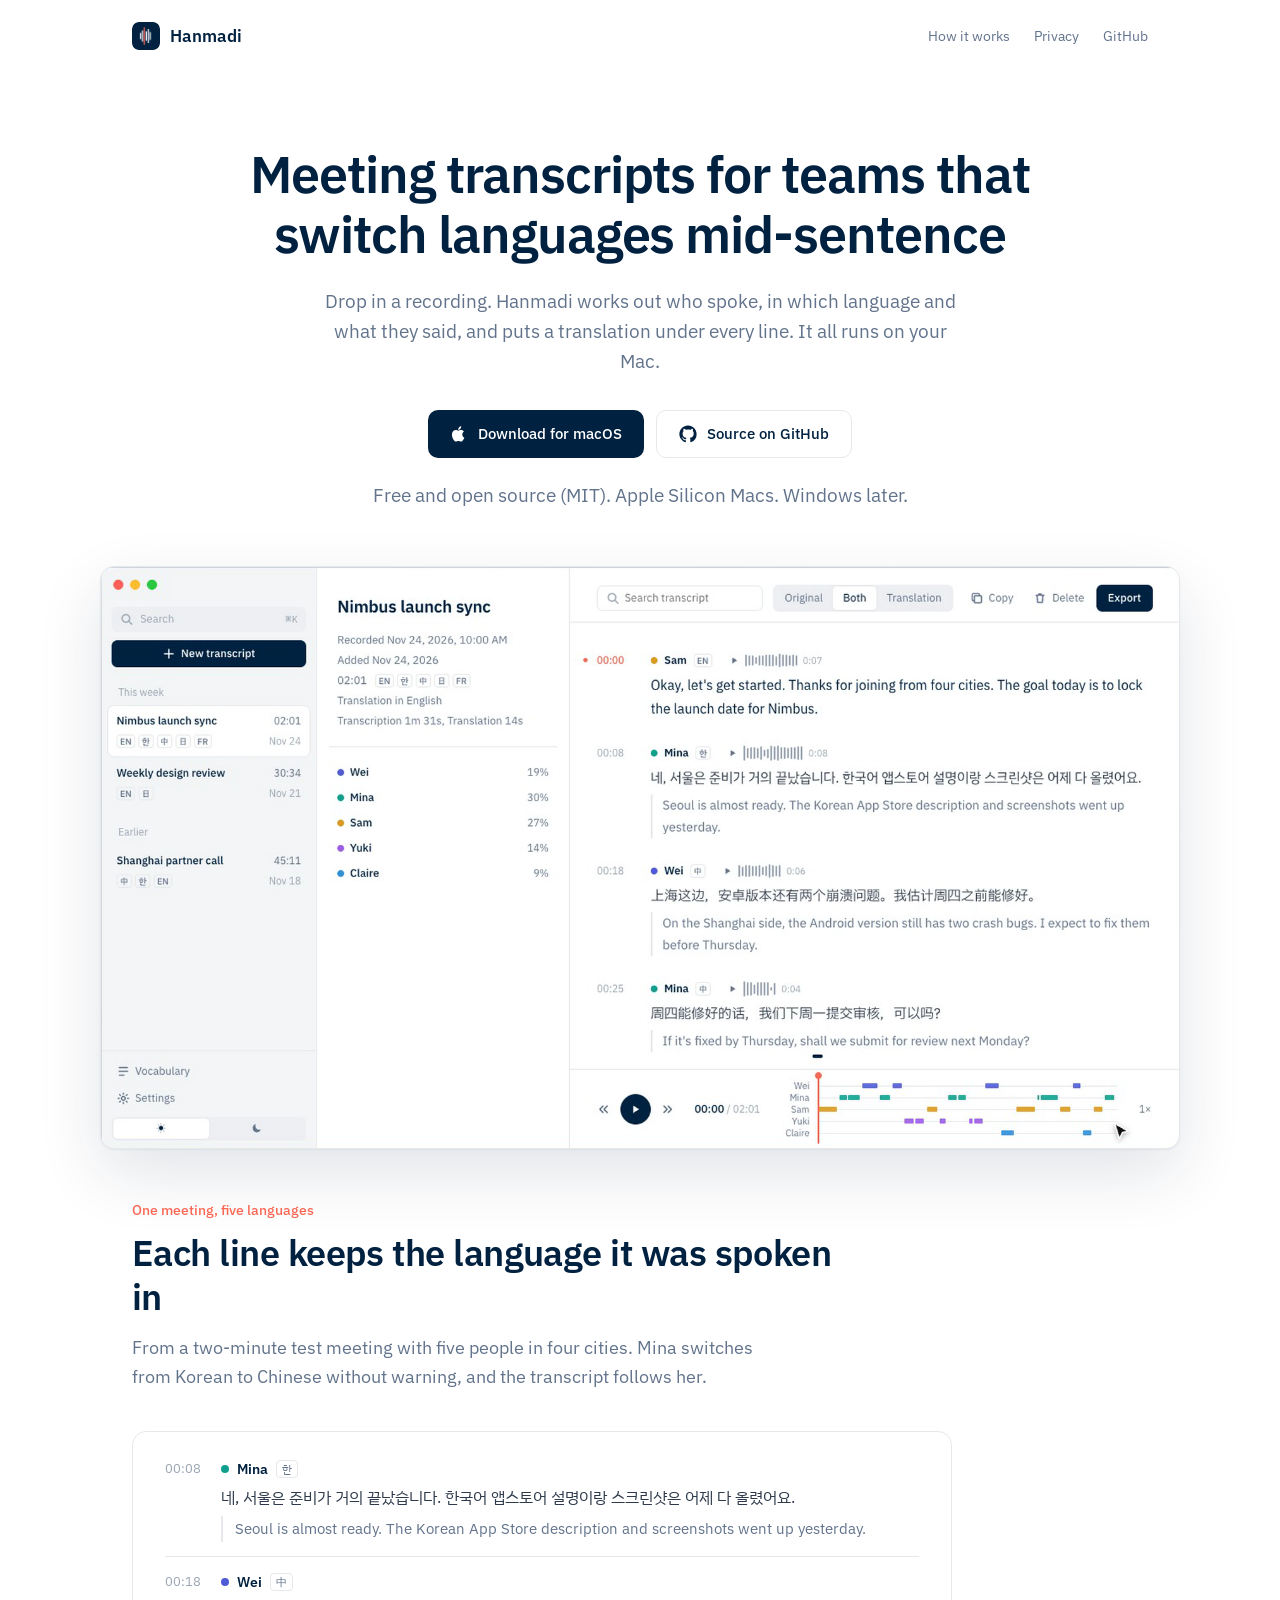
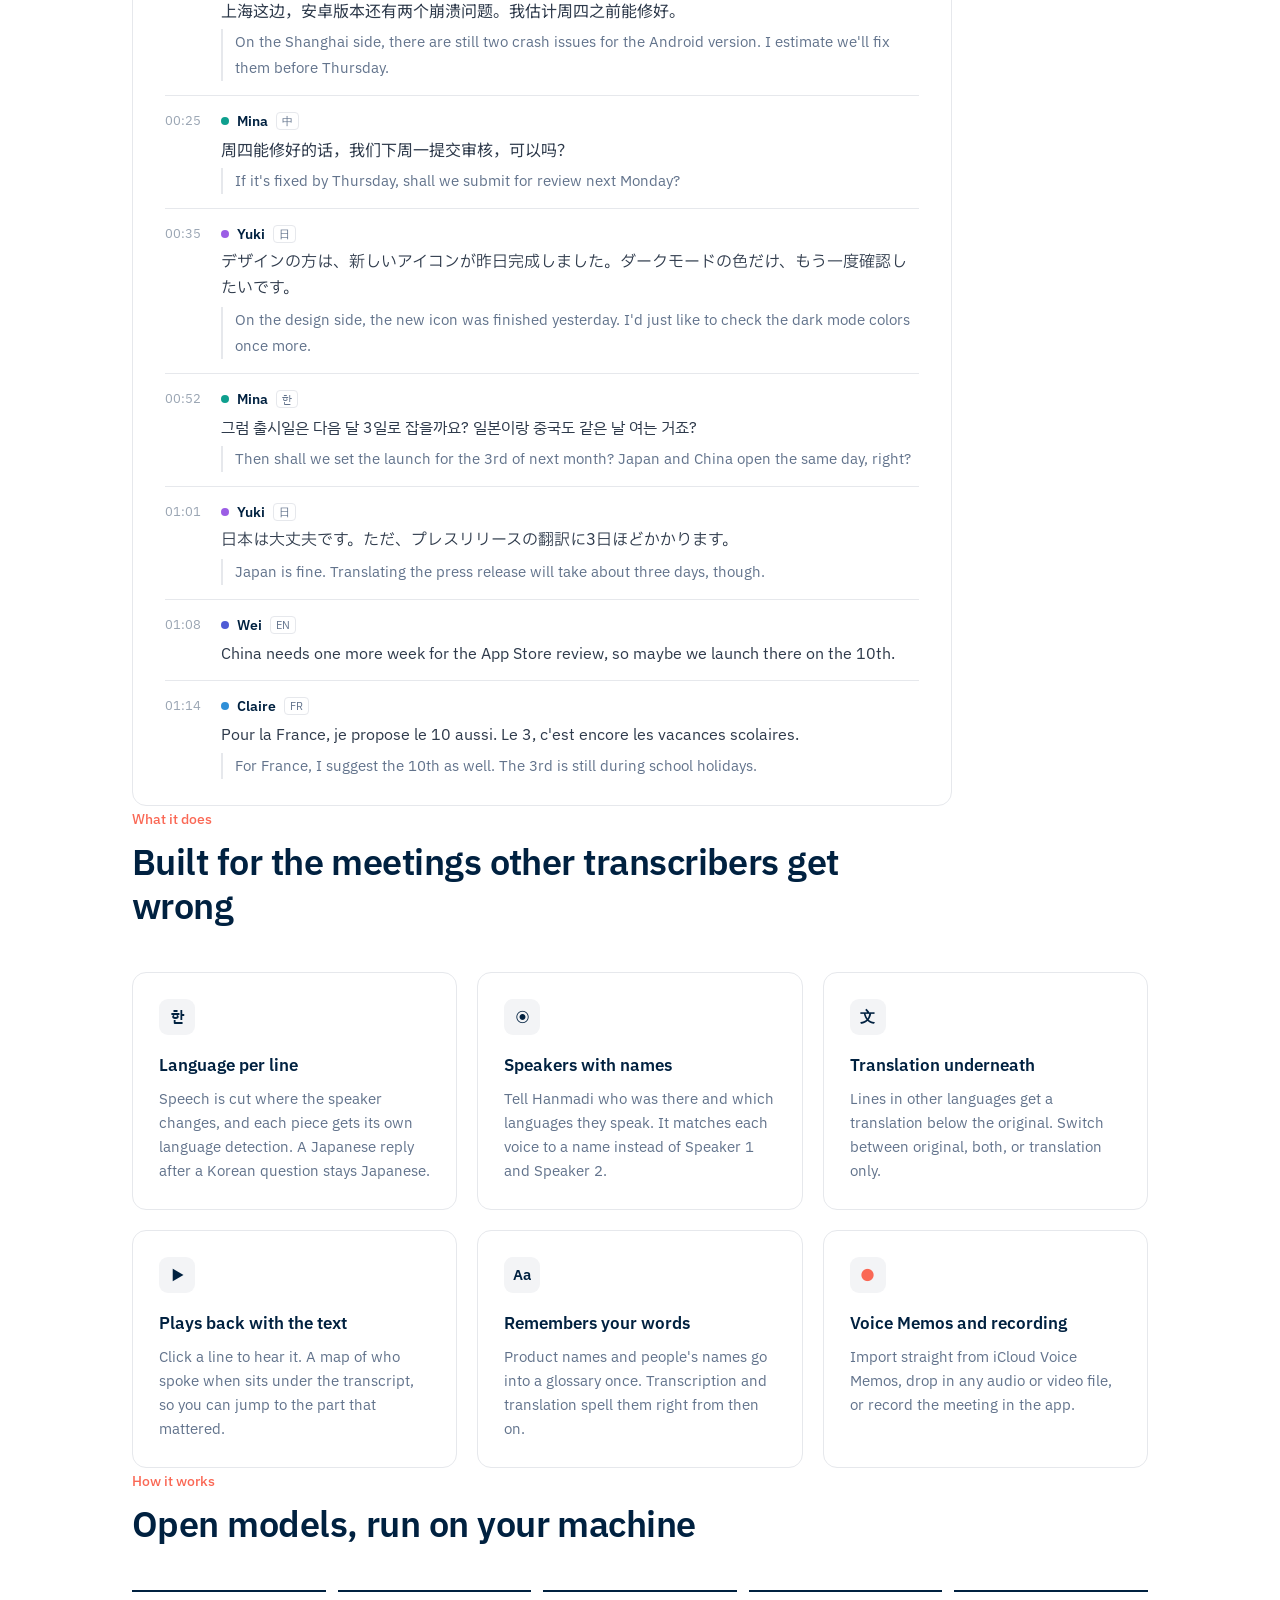
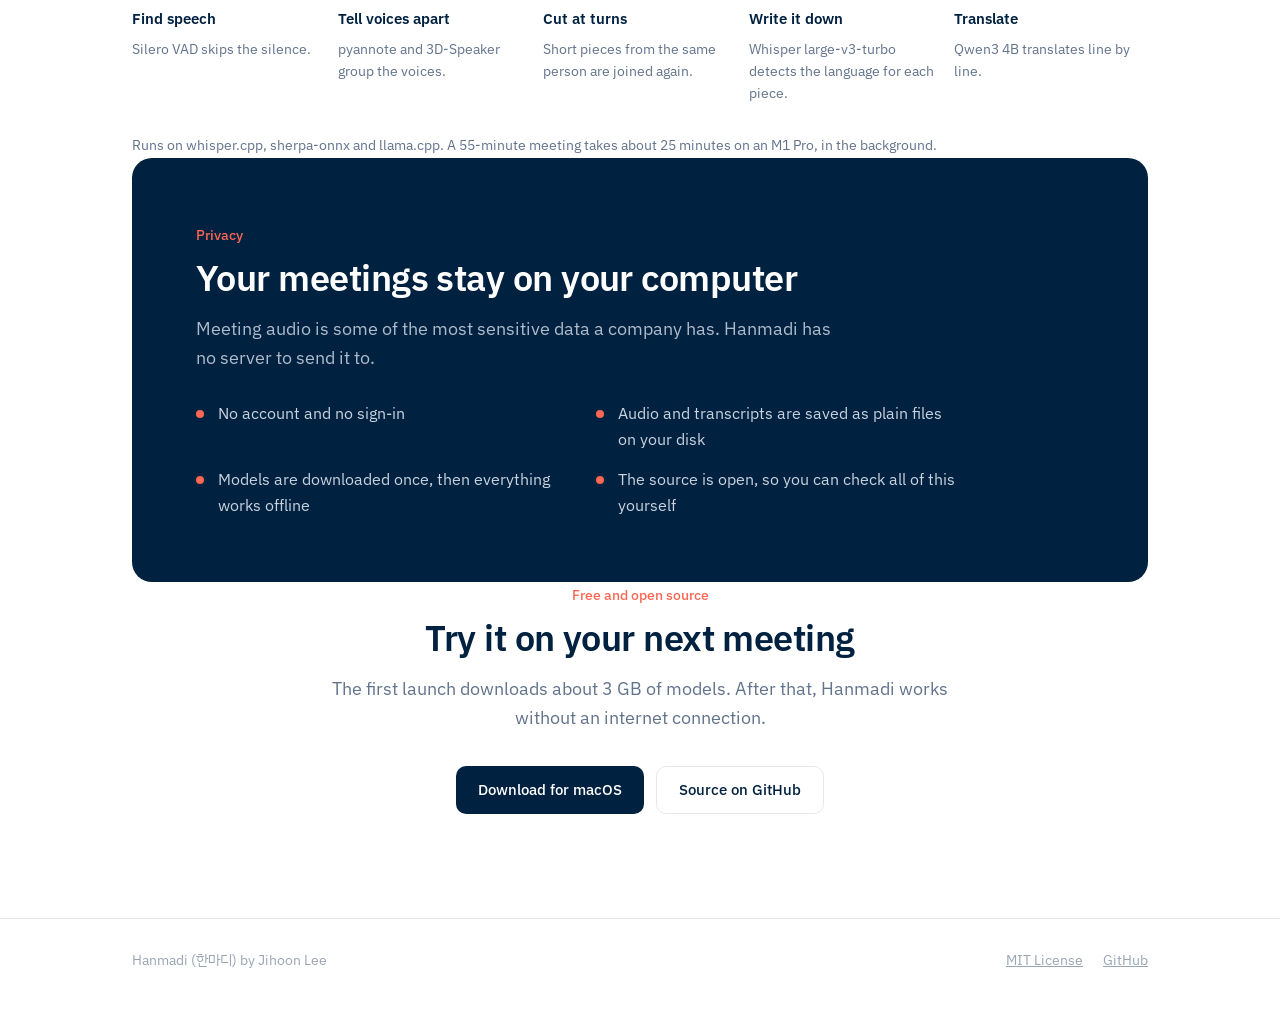
<file: docs/index.html>
<!doctype html>
<html lang="en">
<head>
<meta charset="utf-8">
<meta name="viewport" content="width=device-width,initial-scale=1">
<title>Hanmadi: meeting transcripts for teams that switch languages</title>
<meta name="description" content="Drop in a meeting recording. Hanmadi works out who spoke, in which language and what they said, and puts a translation under every line. Everything runs on your Mac. Free and open source.">
<meta property="og:title" content="Hanmadi">
<meta property="og:description" content="Meeting transcripts for teams that switch languages mid-sentence. Runs on your Mac, free and open source.">
<meta property="og:image" content="https://yahoai.github.io/hanmadi/assets/og.png">
<meta name="twitter:card" content="summary_large_image">
<link rel="icon" href="assets/icon.png">
<link rel="preconnect" href="https://fonts.googleapis.com">
<link rel="preconnect" href="https://fonts.gstatic.com" crossorigin>
<link href="https://fonts.googleapis.com/css2?family=IBM+Plex+Sans:wght@400;500;600&family=IBM+Plex+Sans+KR:wght@400;500;600&family=IBM+Plex+Sans+JP:wght@400;500;600&family=Noto+Sans+SC:wght@400;500&display=swap" rel="stylesheet">
<style>
:root{
  --paper:#FFFFFF;--rail:#F3F4F6;--ink:#002140;--text:#2E3A4B;--sub:#62738C;--muted:#9AA5B3;--line:#E6E8EC;--hover:#ECEEF1;
  --now:#FA6855;--btn:#002140;--btn-h:#0B3360;
  --sp0:#4F5BD5;--sp1:#0E9F8E;--sp2:#D99A1E;--sp3:#9B5DE5;--sp4:#2F8FD8;--sp5:#7A9A2E;
  --sans:"IBM Plex Sans","IBM Plex Sans KR",system-ui,sans-serif;
}
*{box-sizing:border-box;margin:0;padding:0}
body{font:16px/26px var(--sans);color:var(--text);background:var(--paper);-webkit-font-smoothing:antialiased}
:lang(ja){font-family:"IBM Plex Sans JP",var(--sans)}
:lang(zh){font-family:"Noto Sans SC","PingFang SC",var(--sans)}
a{color:inherit}
.wrap{max-width:1080px;margin:0 auto;padding:0 32px}
nav{display:flex;align-items:center;gap:24px;height:72px}
nav .logo{display:flex;align-items:center;gap:10px;font-weight:600;color:var(--ink);text-decoration:none;font-size:17px}
nav .logo img{width:28px;height:28px;border-radius:7px}
nav .links{margin-left:auto;display:flex;gap:24px;font-size:14px;color:var(--sub)}
nav .links a{text-decoration:none}
nav .links a:hover{color:var(--ink)}

.hero{padding:72px 0 48px;text-align:center}
.hero h1{font-size:52px;line-height:60px;font-weight:600;color:var(--ink);letter-spacing:-.02em;max-width:820px;margin:0 auto}
.hero p{font-size:19px;line-height:30px;color:var(--sub);max-width:640px;margin:22px auto 0}
.cta{display:flex;justify-content:center;gap:12px;margin-top:34px;flex-wrap:wrap}
.btn{display:inline-flex;align-items:center;gap:10px;height:48px;padding:0 22px;border-radius:10px;font-weight:500;text-decoration:none;font-size:15px}
.btn svg{width:18px;height:18px}
.btn.main{background:var(--btn);color:#fff}
.btn.main:hover{background:var(--btn-h)}
.btn.ghost{border:1px solid var(--line);color:var(--ink)}
.btn.ghost:hover{background:var(--hover)}
.fine{margin-top:16px;font-size:13px;color:var(--muted)}

.shot{margin:56px auto 0;max-width:1080px;border-radius:14px;overflow:hidden;border:1px solid var(--line);box-shadow:0 1px 2px rgba(0,33,64,.06),0 24px 64px rgba(0,33,64,.12);background:var(--rail)}
.shot video,.shot img{display:block;width:100%;height:auto}

section{margin-top:112px}
.eyebrow{font-size:14px;font-weight:500;color:var(--now)}
h2{font-size:36px;line-height:44px;font-weight:600;color:var(--ink);letter-spacing:-.015em;margin-top:8px;max-width:720px}
.lead{font-size:18px;line-height:29px;color:var(--sub);margin-top:14px;max-width:640px}

/* a real transcript, rendered the way the app shows it */
.sample{margin-top:40px;border:1px solid var(--line);border-radius:14px;padding:12px 32px;max-width:820px}
.turn{display:grid;grid-template-columns:56px 1fr;padding:14px 0;border-bottom:1px solid var(--line)}
.turn:last-child{border-bottom:0}
.ts{font-size:13px;color:var(--muted);line-height:22px}
.who{display:flex;align-items:center;gap:8px;font-size:14px;line-height:22px}
.who b{color:var(--ink);font-weight:600}
.dot{width:8px;height:8px;border-radius:50%}
.glyph{font-size:11px;line-height:16px;padding:0 5px;border:1px solid var(--line);border-radius:4px;color:var(--sub)}
.x{color:var(--text);margin-top:4px}
.tr{color:var(--sub);margin-top:6px;padding-left:12px;border-left:2px solid var(--line);font-size:15px}

.grid{display:grid;grid-template-columns:repeat(3,1fr);gap:20px;margin-top:44px}
.card{border:1px solid var(--line);border-radius:14px;padding:26px}
.card h3{font-size:17px;line-height:24px;color:var(--ink);font-weight:600}
.card p{margin-top:10px;font-size:15px;line-height:24px;color:var(--sub)}
.card .ic{width:36px;height:36px;border-radius:9px;background:var(--rail);display:grid;place-items:center;margin-bottom:18px;color:var(--ink);font-size:15px;font-weight:600}

.steps{display:grid;grid-template-columns:repeat(5,1fr);gap:12px;margin-top:44px;counter-reset:s}
.step{border-top:2px solid var(--ink);padding-top:14px}
.step b{display:block;color:var(--ink);font-weight:600;font-size:15px}
.step span{display:block;margin-top:6px;font-size:14px;line-height:22px;color:var(--sub)}
.engines{margin-top:28px;font-size:14px;color:var(--sub)}

.private{background:var(--ink);color:#C9D3DF;border-radius:20px;padding:64px}
.private h2{color:#fff}
.private .lead{color:#AEBBCB}
.private ul{list-style:none;margin-top:28px;display:grid;grid-template-columns:repeat(2,1fr);gap:14px 40px;max-width:760px}
.private li{padding-left:22px;position:relative}
.private li::before{content:"";position:absolute;left:0;top:10px;width:8px;height:8px;border-radius:50%;background:var(--now)}

.get{text-align:center;padding-bottom:104px}
.get h2{margin:8px auto 0}
.get .lead{margin:14px auto 0}
footer{border-top:1px solid var(--line);padding:28px 0 40px;font-size:14px;color:var(--muted)}
footer .wrap{display:flex;gap:20px;flex-wrap:wrap}
footer .wrap span:first-child{margin-right:auto}

@media (max-width:860px){
  .hero h1{font-size:38px;line-height:46px}
  .grid{grid-template-columns:1fr}
  .steps{grid-template-columns:1fr 1fr}
  .private{padding:40px 28px}
  .private ul{grid-template-columns:1fr}
  .sample{padding:8px 18px}
}
</style>
</head>
<body>
<nav class="wrap">
  <a class="logo" href="./"><img src="assets/icon.png" alt="">Hanmadi</a>
  <div class="links"><a href="#how">How it works</a><a href="#private">Privacy</a><a href="https://github.com/yahoai/hanmadi">GitHub</a></div>
</nav>

<header class="hero wrap">
  <h1>Meeting transcripts for teams that switch languages mid-sentence</h1>
  <p>Drop in a recording. Hanmadi works out who spoke, in which language and what they said, and puts a translation under every line. It all runs on your Mac.</p>
  <div class="cta">
    <a class="btn main" href="https://github.com/yahoai/hanmadi/releases/latest"><svg viewBox="0 0 24 24" fill="currentColor"><path d="M16.4 12.6c0-2.6 2.1-3.8 2.2-3.9-1.2-1.8-3.1-2-3.7-2-1.6-.2-3.1.9-3.9.9-.8 0-2-.9-3.4-.9-1.7 0-3.3 1-4.2 2.6-1.8 3.1-.5 7.7 1.3 10.2.9 1.2 1.9 2.6 3.2 2.6 1.3-.1 1.8-.8 3.3-.8s2 .8 3.4.8c1.4 0 2.3-1.3 3.1-2.5 1-1.4 1.4-2.8 1.4-2.9-.1 0-2.7-1-2.7-4.1zM13.9 5c.7-.9 1.2-2 1.1-3.2-1 0-2.3.7-3 1.6-.7.8-1.2 2-1.1 3.1 1.1.1 2.3-.6 3-1.5z"/></svg>Download for macOS</a>
    <a class="btn ghost" href="https://github.com/yahoai/hanmadi"><svg viewBox="0 0 24 24" fill="currentColor"><path d="M12 .5C5.7.5.5 5.7.5 12c0 5.1 3.3 9.4 7.9 10.9.6.1.8-.3.8-.6v-2c-3.2.7-3.9-1.5-3.9-1.5-.5-1.3-1.3-1.7-1.3-1.7-1.1-.7.1-.7.1-.7 1.2.1 1.8 1.2 1.8 1.2 1 1.8 2.8 1.3 3.5 1 .1-.8.4-1.3.7-1.6-2.6-.3-5.3-1.3-5.3-5.7 0-1.3.5-2.3 1.2-3.1-.1-.3-.5-1.5.1-3.1 0 0 1-.3 3.3 1.2a11.5 11.5 0 0 1 6 0C17.3 4.6 18.3 5 18.3 5c.6 1.6.2 2.8.1 3.1.8.8 1.2 1.8 1.2 3.1 0 4.4-2.7 5.4-5.3 5.7.4.4.8 1.1.8 2.2v3.2c0 .3.2.7.8.6A11.5 11.5 0 0 0 23.5 12C23.5 5.7 18.3.5 12 .5z"/></svg>Source on GitHub</a>
  </div>
  <p class="fine">Free and open source (MIT). Apple Silicon Macs. Windows later.</p>
  <div class="shot"><video src="assets/demo.mp4" poster="assets/screenshot.png" autoplay muted loop playsinline></video></div>
</header>

<section class="wrap">
  <div class="eyebrow">One meeting, five languages</div>
  <h2>Each line keeps the language it was spoken in</h2>
  <p class="lead">From a two-minute test meeting with five people in four cities. Mina switches from Korean to Chinese without warning, and the transcript follows her.</p>
  <div class="sample" id="sample">
    <div class="turn"><span class="ts">00:08</span><div><div class="who"><span class="dot" style="background:var(--sp1)"></span><b>Mina</b><span class="glyph">한</span></div><div class="x" lang="ko">네, 서울은 준비가 거의 끝났습니다. 한국어 앱스토어 설명이랑 스크린샷은 어제 다 올렸어요.</div><div class="tr">Seoul is almost ready. The Korean App Store description and screenshots went up yesterday.</div></div></div>
    <div class="turn"><span class="ts">00:18</span><div><div class="who"><span class="dot" style="background:var(--sp0)"></span><b>Wei</b><span class="glyph">中</span></div><div class="x" lang="zh">上海这边，安卓版本还有两个崩溃问题。我估计周四之前能修好。</div><div class="tr">On the Shanghai side, there are still two crash issues for the Android version. I estimate we&#x27;ll fix them before Thursday.</div></div></div>
    <div class="turn"><span class="ts">00:25</span><div><div class="who"><span class="dot" style="background:var(--sp1)"></span><b>Mina</b><span class="glyph">中</span></div><div class="x" lang="zh">周四能修好的话，我们下周一提交审核，可以吗？</div><div class="tr">If it&#x27;s fixed by Thursday, shall we submit for review next Monday?</div></div></div>
    <div class="turn"><span class="ts">00:35</span><div><div class="who"><span class="dot" style="background:var(--sp3)"></span><b>Yuki</b><span class="glyph">日</span></div><div class="x" lang="ja">デザインの方は、新しいアイコンが昨日完成しました。ダークモードの色だけ、もう一度確認したいです。</div><div class="tr">On the design side, the new icon was finished yesterday. I&#x27;d just like to check the dark mode colors once more.</div></div></div>
    <div class="turn"><span class="ts">00:52</span><div><div class="who"><span class="dot" style="background:var(--sp1)"></span><b>Mina</b><span class="glyph">한</span></div><div class="x" lang="ko">그럼 출시일은 다음 달 3일로 잡을까요? 일본이랑 중국도 같은 날 여는 거죠?</div><div class="tr">Then shall we set the launch for the 3rd of next month? Japan and China open the same day, right?</div></div></div>
    <div class="turn"><span class="ts">01:01</span><div><div class="who"><span class="dot" style="background:var(--sp3)"></span><b>Yuki</b><span class="glyph">日</span></div><div class="x" lang="ja">日本は大丈夫です。ただ、プレスリリースの翻訳に3日ほどかかります。</div><div class="tr">Japan is fine. Translating the press release will take about three days, though.</div></div></div>
    <div class="turn"><span class="ts">01:08</span><div><div class="who"><span class="dot" style="background:var(--sp0)"></span><b>Wei</b><span class="glyph">EN</span></div><div class="x" lang="en">China needs one more week for the App Store review, so maybe we launch there on the 10th.</div></div></div>
    <div class="turn"><span class="ts">01:14</span><div><div class="who"><span class="dot" style="background:var(--sp4)"></span><b>Claire</b><span class="glyph">FR</span></div><div class="x" lang="fr">Pour la France, je propose le 10 aussi. Le 3, c&#x27;est encore les vacances scolaires.</div><div class="tr">For France, I suggest the 10th as well. The 3rd is still during school holidays.</div></div></div>
  </div>
</section>

<section class="wrap">
  <div class="eyebrow">What it does</div>
  <h2>Built for the meetings other transcribers get wrong</h2>
  <div class="grid">
    <div class="card"><div class="ic" lang="ko">한</div><h3>Language per line</h3><p>Speech is cut where the speaker changes, and each piece gets its own language detection. A Japanese reply after a Korean question stays Japanese.</p></div>
    <div class="card"><div class="ic">◉</div><h3>Speakers with names</h3><p>Tell Hanmadi who was there and which languages they speak. It matches each voice to a name instead of Speaker 1 and Speaker 2.</p></div>
    <div class="card"><div class="ic">文</div><h3>Translation underneath</h3><p>Lines in other languages get a translation below the original. Switch between original, both, or translation only.</p></div>
    <div class="card"><div class="ic">▶</div><h3>Plays back with the text</h3><p>Click a line to hear it. A map of who spoke when sits under the transcript, so you can jump to the part that mattered.</p></div>
    <div class="card"><div class="ic">Aa</div><h3>Remembers your words</h3><p>Product names and people's names go into a glossary once. Transcription and translation spell them right from then on.</p></div>
    <div class="card"><div class="ic" style="color:var(--now)">●</div><h3>Voice Memos and recording</h3><p>Import straight from iCloud Voice Memos, drop in any audio or video file, or record the meeting in the app.</p></div>
  </div>
</section>

<section class="wrap" id="how">
  <div class="eyebrow">How it works</div>
  <h2>Open models, run on your machine</h2>
  <div class="steps">
    <div class="step"><b>Find speech</b><span>Silero VAD skips the silence.</span></div>
    <div class="step"><b>Tell voices apart</b><span>pyannote and 3D-Speaker group the voices.</span></div>
    <div class="step"><b>Cut at turns</b><span>Short pieces from the same person are joined again.</span></div>
    <div class="step"><b>Write it down</b><span>Whisper large-v3-turbo detects the language for each piece.</span></div>
    <div class="step"><b>Translate</b><span>Qwen3 4B translates line by line.</span></div>
  </div>
  <p class="engines">Runs on whisper.cpp, sherpa-onnx and llama.cpp. A 55-minute meeting takes about 25 minutes on an M1 Pro, in the background.</p>
</section>

<section class="wrap" id="private">
  <div class="private">
    <div class="eyebrow">Privacy</div>
    <h2>Your meetings stay on your computer</h2>
    <p class="lead">Meeting audio is some of the most sensitive data a company has. Hanmadi has no server to send it to.</p>
    <ul>
      <li>No account and no sign-in</li>
      <li>Audio and transcripts are saved as plain files on your disk</li>
      <li>Models are downloaded once, then everything works offline</li>
      <li>The source is open, so you can check all of this yourself</li>
    </ul>
  </div>
</section>

<section class="get wrap">
  <div class="eyebrow">Free and open source</div>
  <h2>Try it on your next meeting</h2>
  <p class="lead">The first launch downloads about 3 GB of models. After that, Hanmadi works without an internet connection.</p>
  <div class="cta">
    <a class="btn main" href="https://github.com/yahoai/hanmadi/releases/latest">Download for macOS</a>
    <a class="btn ghost" href="https://github.com/yahoai/hanmadi">Source on GitHub</a>
  </div>
</section>

<footer><div class="wrap"><span>Hanmadi (한마디) by Jihoon Lee</span><a href="https://github.com/yahoai/hanmadi/blob/main/LICENSE">MIT License</a><a href="https://github.com/yahoai/hanmadi">GitHub</a></div></footer>
</body>
</html>
</file>
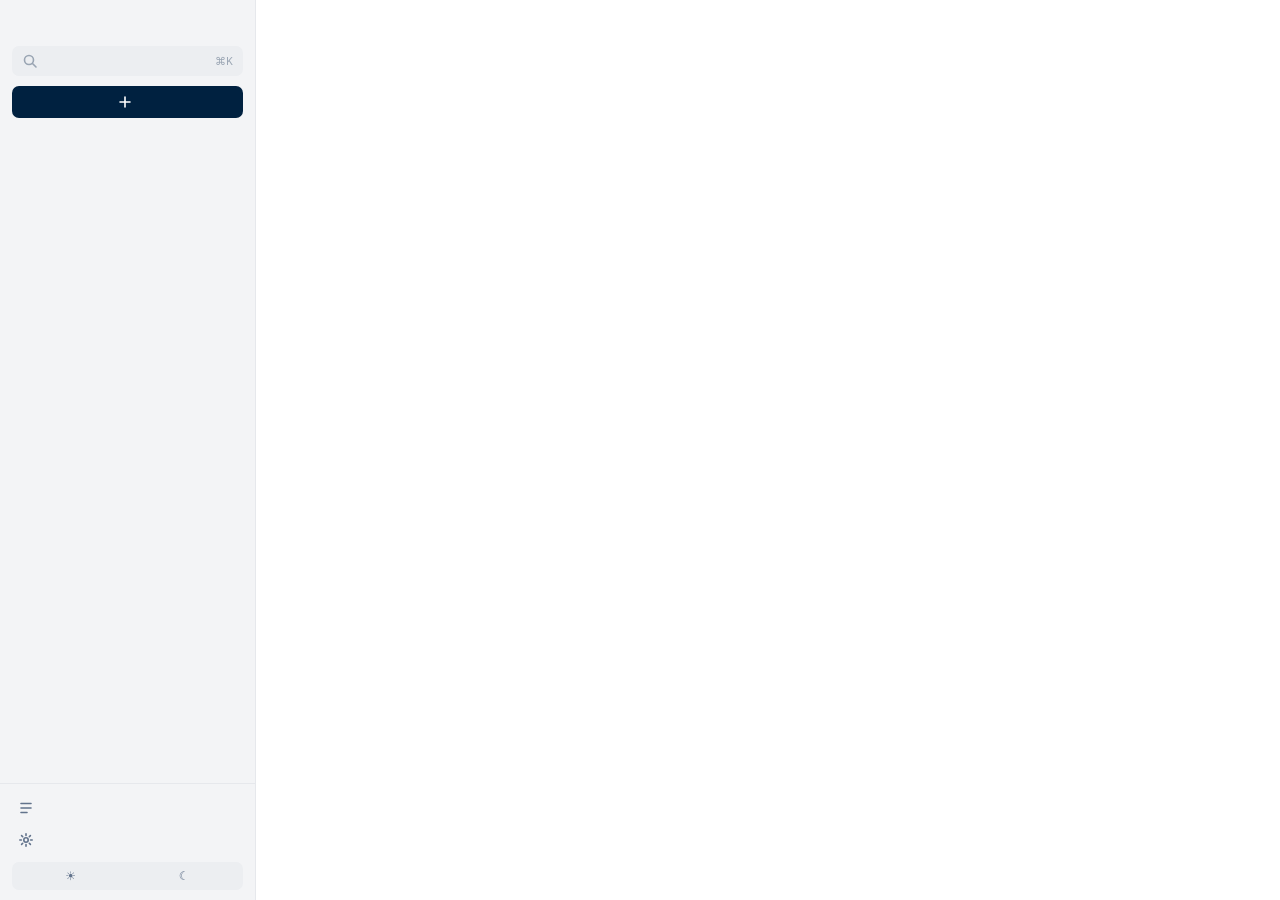
<file: app/ui/index.html>
<!doctype html>
<html lang="en" data-theme="light">
<head>
<meta charset="utf-8">
<title>Hanmadi</title>
<link rel="stylesheet" href="style.css">
</head>
<body data-mode="both">
<div class="dragbar" data-tauri-drag-region></div>

<aside class="rail">
  <div class="lights" data-tauri-drag-region></div>
  <button class="find"><svg viewBox="0 0 16 16"><circle cx="7" cy="7" r="4.5"/><path d="M10.5 10.5 14 14"/></svg><span data-t="search"></span><kbd>⌘K</kbd></button>
  <button class="btn newt" data-go="new"><svg viewBox="0 0 16 16"><path d="M8 3v10M3 8h10"/></svg><span data-t="new"></span></button>
  <button class="recpill" id="recpill"><i class="rdot"></i><span data-t="recording"></span><span class="num" id="recpt"></span></button>
  <div class="list" id="list"></div>
  <div class="railfoot">
    <button class="quiet" data-go="vocabs"><svg viewBox="0 0 16 16"><path d="M3 3.5h10M3 8h10M3 12.5h6"/></svg><span data-t="vocab"></span></button>
    <button class="quiet" data-go="settings"><svg viewBox="0 0 16 16"><circle cx="8" cy="8" r="2.2"/><path d="M8 1.8v1.6M8 12.6v1.6M1.8 8h1.6M12.6 8h1.6M3.6 3.6l1.1 1.1M11.3 11.3l1.1 1.1M3.6 12.4l1.1-1.1M11.3 4.7l1.1-1.1"/></svg><span data-t="settings"></span></button>
    <div class="demo">
      <div class="mini" id="theme"><button data-v="light">☀︎</button><button data-v="dark">☾</button></div>
    </div>
  </div>
</aside>

<main class="main">
  <section class="screen" id="new">
    <div class="scroll"><div class="col">
      <h1 data-t="newTitle"></h1>
      <p class="lede" data-t="lede"></p>
      <div class="drop" id="drop">
        <div class="wave" id="wave"></div>
        <p data-t="dropTitle"></p>
        <small data-t="formats"></small>
        <button class="btn" id="choose" data-t="choose"></button>
        <button class="quiet" id="record"><i class="rdot"></i><span data-t="record"></span></button>
      </div>
      <div class="sechead"><h2 data-t="fromMemos"></h2><label class="field"><svg viewBox="0 0 16 16"><circle cx="7" cy="7" r="4.5"/><path d="M10.5 10.5 14 14"/></svg><input id="memoq" data-ph="searchRec"></label></div>
      <table id="memos"></table>
    </div></div>
  </section>

  <section class="screen" id="models">
    <div class="scroll"><div class="col">
      <h1 data-t="mdlTitle"></h1>
      <p class="lede" data-t="mdlLede"></p>
      <div class="phase" id="mdlphase" hidden><div class="phead"><b data-t="mdlName"></b><span class="num" id="mdlnum"></span></div><div class="track"><i id="mdlbar" style="width:0%"></i></div></div>
      <p class="aside" id="mdlerr" hidden></p>
      <div class="pacts"><button class="btn" id="mdlgo"></button></div>
    </div></div>
  </section>

  <section class="screen" id="setup">
    <div class="scroll"><div class="col">
      <button class="quiet back" data-go="new"><svg viewBox="0 0 16 16"><path d="M10 3 5 8l5 5"/></svg><span data-t="back"></span></button>
      <h1 class="titleedit" id="stitle" contenteditable spellcheck="false"></h1>
      <p class="lede" id="srcline"></p>
      <div class="preview"><button class="play" id="pvplay"></button><span class="num" id="pvtime"></span><input type="range" id="pvseek" min="0" step="any" value="0"></div>
      <div class="recbar" id="recbar"><i class="rdot"></i><span class="num" id="rectime"></span><span class="lvl" id="reclvl"></span></div>
      <p class="help" data-t="autoTitleHelp"></p>
      <div class="block">
        <h2 data-t="speakers"></h2>
        <p class="help" data-t="speakersHelp"></p>
        <div id="people"></div>
        <div class="past" id="past"></div>
        <button class="quiet add" id="addp"><svg viewBox="0 0 16 16"><path d="M8 3v10M3 8h10"/></svg><span data-t="addSpeaker"></span></button>
      </div>
      <div class="block">
        <h2 data-t="vocab"></h2>
        <p class="help" data-t="vocabHelp"></p>
        <div class="terms" id="terms"></div>
        <p class="help" id="vnote"></p>
        <div class="past" id="pastterms"></div>
      </div>
      <div class="block">
        <h2 data-t="translation"></h2>
        <p class="help" data-t="trHelp"></p>
        <select class="select" id="trsel"></select>
      </div>
    </div></div>
    <div class="bottom">
      <span class="note"><svg viewBox="0 0 16 16"><rect x="3.5" y="7" width="9" height="6.5" rx="1.5"/><path d="M5.5 7V5a2.5 2.5 0 0 1 5 0v2"/></svg><span data-t="local"></span></span>
      <span class="eta" id="eta"></span>
      <button class="quiet" data-go="new" data-t="cancel"></button>
      <button class="btn" id="start" data-t="transcribe"></button>
    </div>
  </section>

  <section class="screen" id="proc">
    <div class="scroll"><div class="col">
      <h1 id="ptitle"></h1>
      <p class="lede" id="pline"></p>
      <div id="phases"></div>
      <div class="steps" id="steps"></div>
      <p class="aside"><svg viewBox="0 0 16 16"><path d="M8 2.5a4 4 0 0 0-4 4v2.5L2.8 11h10.4L12 9V6.5a4 4 0 0 0-4-4zM6.5 13a1.5 1.5 0 0 0 3 0"/></svg><span data-t="closeNote"></span></p>
    </div></div>
  </section>

  <section class="screen" id="view">
    <aside class="vinfo">
      <div class="vt"><h1 id="vtitle" class="titleedit" contenteditable spellcheck="false"></h1><button class="quiet" id="retitle"><svg viewBox="0 0 16 16"><path d="M8 2v3M8 11v3M2 8h3M11 8h3M4 4l1.8 1.8M10.2 10.2 12 12M4 12l1.8-1.8M10.2 5.8 12 4"/></svg><span data-t="autoTitle"></span></button></div>
      <div class="vmeta"><span id="vdate"></span><span id="vadded"></span><span class="num" id="vdur"></span><span class="marks" id="vlangs"></span><span id="vtr"></span><span id="vtime"></span></div>
      <div class="tools" id="tools"></div>
      <div class="past found" id="vfound"></div>
    </aside>
    <div class="vmain">
      <div class="vbar">
        <label class="field qbox"><svg viewBox="0 0 16 16"><circle cx="7" cy="7" r="4.5"/><path d="M10.5 10.5 14 14"/></svg><input id="q" data-ph="searchT"></label>
        <div class="seg" id="mode"><button data-v="orig" data-t="mOrig"></button><button data-v="both" data-t="mBoth" class="on"></button><button data-v="tr" data-t="mTr"></button></div>
        <button class="quiet" id="copy"><svg viewBox="0 0 16 16"><rect x="5" y="5" width="8.5" height="8.5" rx="1.5"/><path d="M11 5V3.8A1.3 1.3 0 0 0 9.7 2.5H3.8a1.3 1.3 0 0 0-1.3 1.3v5.9A1.3 1.3 0 0 0 3.8 11H5"/></svg><span data-t="copy"></span></button>
        <button class="quiet" id="del"><svg viewBox="0 0 16 16"><path d="M3 4.5h10M6.5 4.5V3h3v1.5M4.5 4.5l.6 8.5h5.8l.6-8.5"/></svg><span data-t="del"></span></button>
        <button class="btn" id="export" data-t="export"></button>
      </div>
    <div class="scroll" id="scroller"><article class="turns" id="turns"></article></div>
    <footer class="player">
      <div class="ctl">
        <button class="quiet" id="rw" aria-label="Back 5 seconds"><svg viewBox="0 0 16 16"><path d="M7.5 4 3.5 8l4 4M12.5 4l-4 4 4 4"/></svg></button>
        <button class="play" id="play" aria-label="Play"></button>
        <button class="quiet" id="ff" aria-label="Forward 5 seconds"><svg viewBox="0 0 16 16"><path d="M8.5 4l4 4-4 4M3.5 4l4 4-4 4"/></svg></button>
      </div>
      <div class="clock num"><b id="tnow">00:00</b> / <span id="ttot"></span></div>
      <div class="map" id="map"></div>
      <button class="quiet rate num" id="rate">1×</button>
    </footer>
    </div>
  </section>

  <section class="screen" id="vocabs">
    <div class="scroll"><div class="col">
      <h1 data-t="vocab"></h1>
      <p class="lede" data-t="vocabsHelp"></p>
      <div class="terms" id="vlist"></div>
    </div></div>
  </section>

  <section class="screen" id="settings">
    <div class="scroll"><div class="col">
      <h1 data-t="settings"></h1>
      <div class="block">
        <h2 data-t="you"></h2>
        <p class="help" data-t="youHelp"></p>
        <div class="person"><input id="myname" data-ph="name"><div class="langs" id="mylangs"></div></div>
      </div>
      <div class="block">
        <h2 data-t="language"></h2>
        <select class="field langsel" id="uiLang"></select>
      </div>
    </div></div>
  </section>
</main>
<div class="toast" id="toast"></div>
<audio id="au" preload="auto"></audio>
<audio id="pv" preload="metadata"></audio>
<script src="i18n.js"></script>
<script src="app.js"></script>
</body>
</html>
</file>
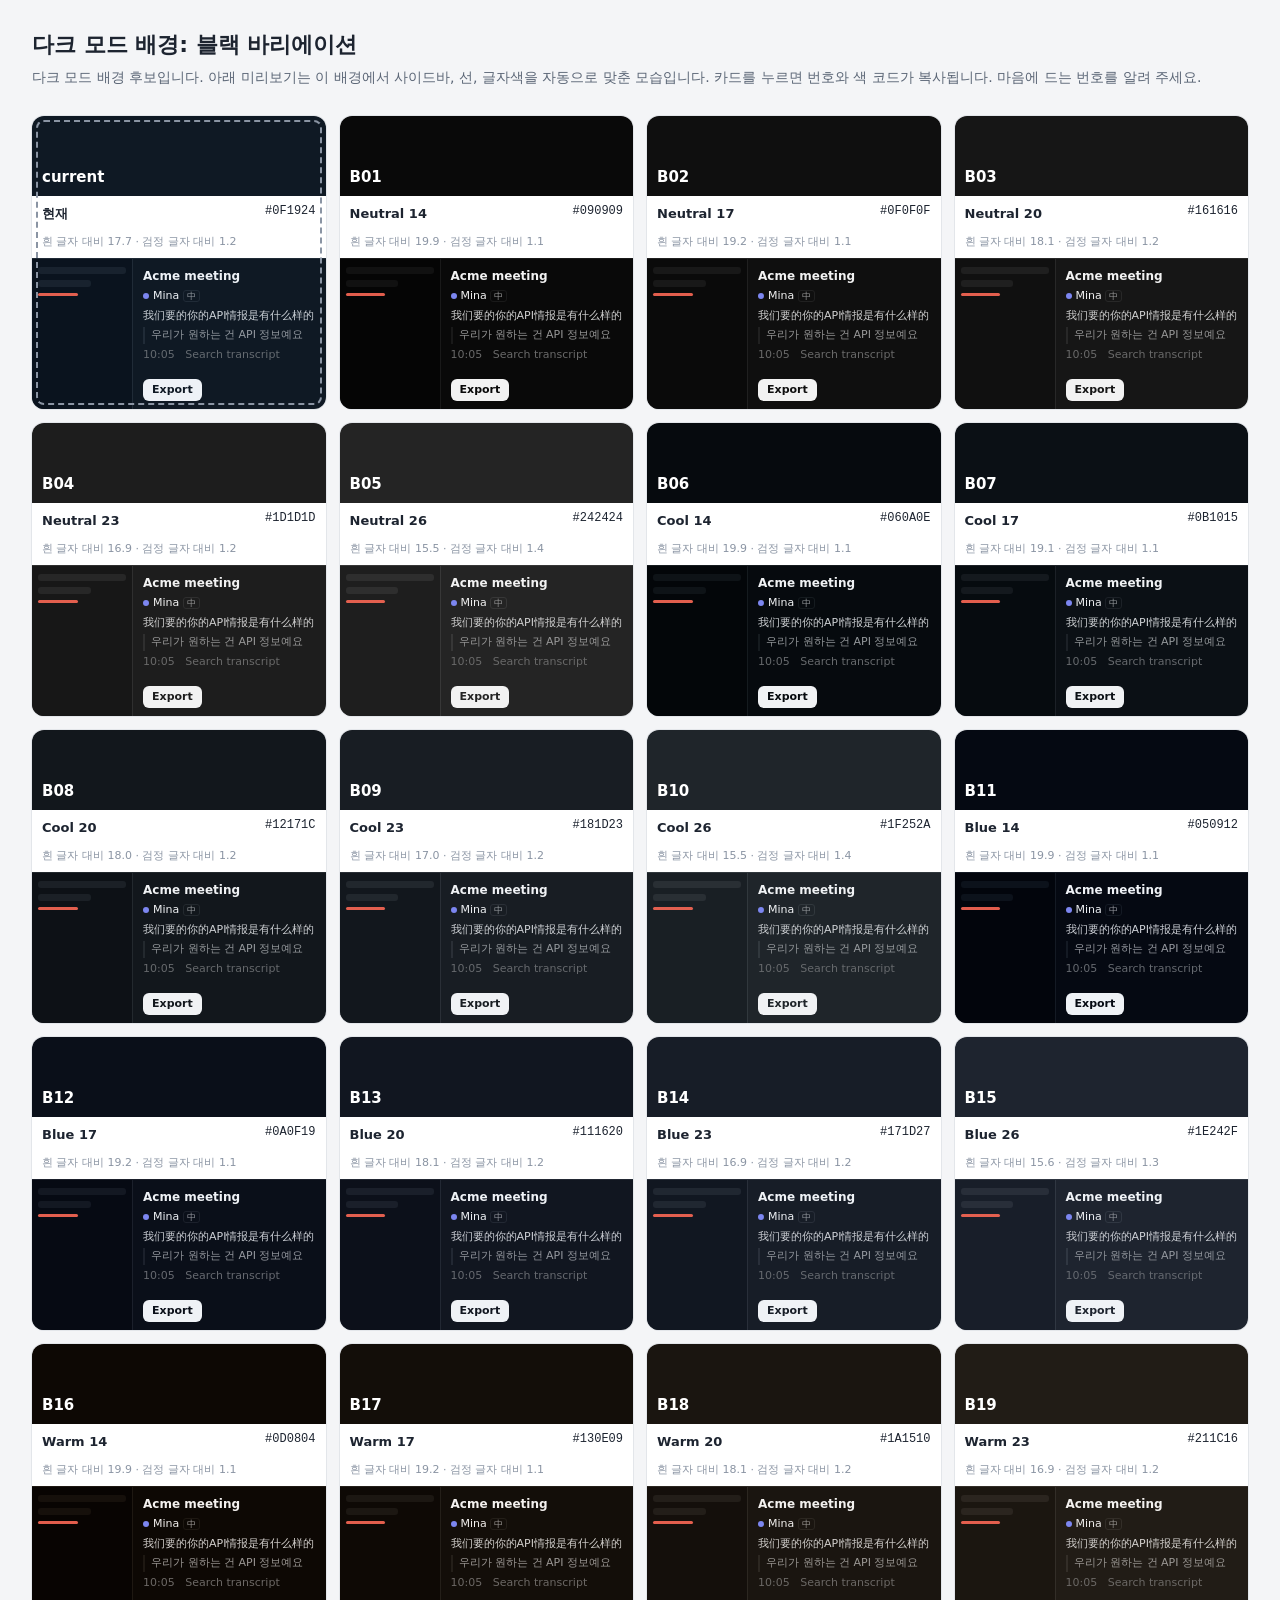
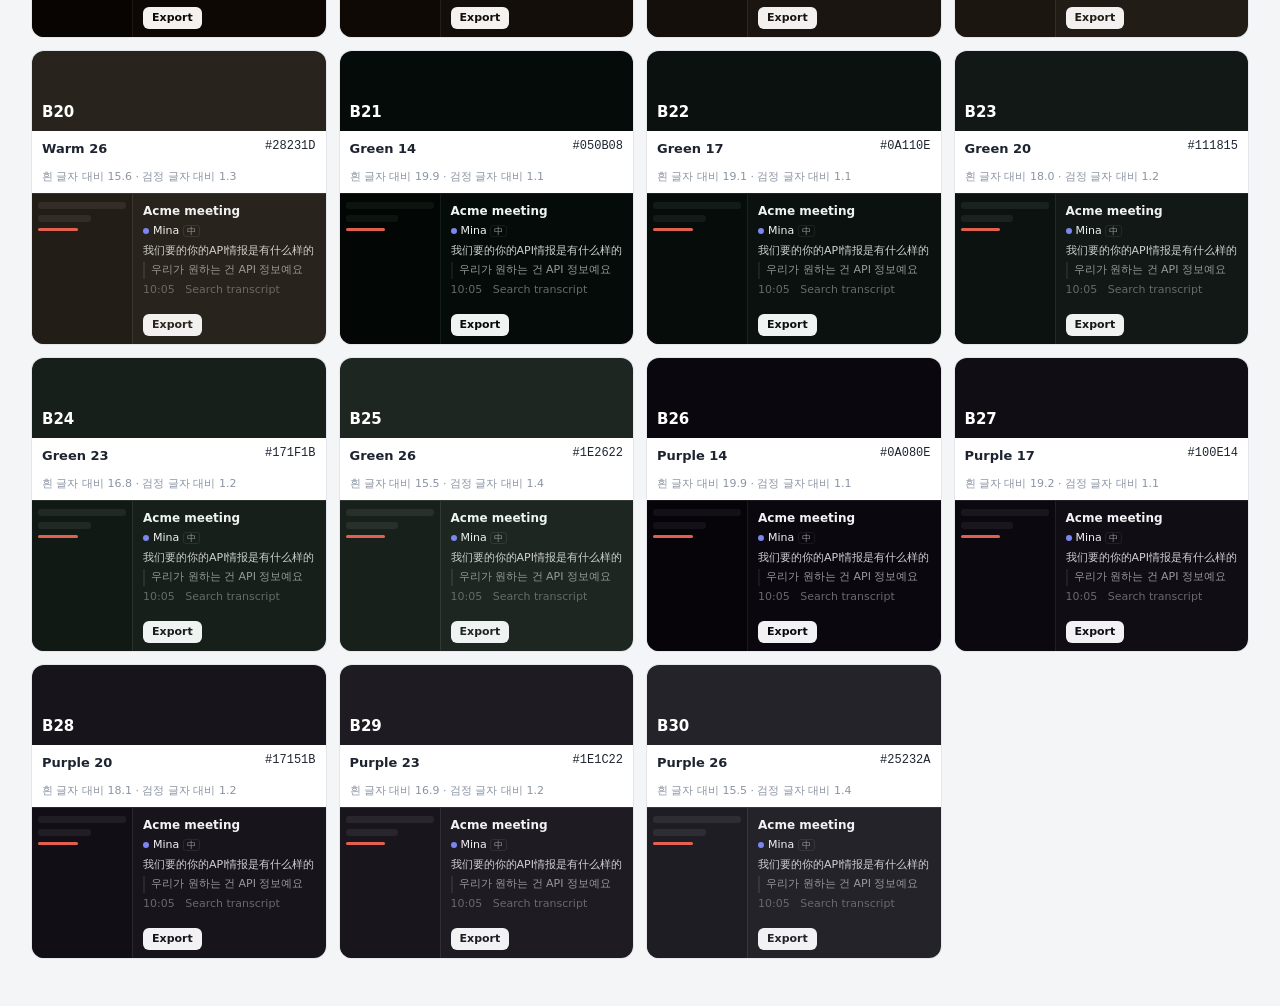
<file: design/dark-bg-black.html>
<!doctype html><html lang="ko"><head><meta charset="utf-8"><meta name="viewport" content="width=device-width,initial-scale=1">
<title>다크 모드 배경: 블랙 바리에이션</title><style>
body{margin:0;font:14px/1.5 -apple-system,"Apple SD Gothic Neo",system-ui,sans-serif;background:#F4F5F7;color:#1D2430}
header{padding:28px 32px 8px} h1{margin:0;font-size:22px} header p{margin:6px 0 0;color:#5B6676}
.grid{display:grid;grid-template-columns:repeat(auto-fill,minmax(250px,1fr));gap:14px;padding:20px 32px 48px}
.card{background:#fff;border-radius:12px;overflow:hidden;box-shadow:0 0 0 1px #E3E6EA;cursor:pointer;transition:box-shadow .12s}
.card:hover{box-shadow:0 0 0 2px #1D2430} .card.pick{box-shadow:0 0 0 3px #FA6855}
.chip{height:64px;display:flex;align-items:flex-end;justify-content:space-between;padding:8px 10px;font-weight:700;font-size:15px}
.meta{padding:8px 10px 10px;display:flex;justify-content:space-between;gap:6px;font-size:12px;color:#5B6676}
.meta b{color:#1D2430;font-size:13px} .meta code{font:12px ui-monospace,Menlo,monospace;color:#1D2430}
.cr{font-size:11px;color:#8A94A3;padding:0 10px 8px}
.ui{display:flex;height:150px;border-top:1px solid;font-size:11px}
.rail{width:30%;border-right:1px solid;padding:8px 6px;display:flex;flex-direction:column;gap:6px} .rail i{display:block;height:7px;border-radius:3px}
.body{flex:1;padding:8px 10px;display:flex;flex-direction:column;gap:3px;min-width:0} .body b{font-size:12px}
.body p{margin:0;white-space:nowrap;overflow:hidden;text-overflow:ellipsis} .d{display:inline-block;width:6px;height:6px;border-radius:50%;margin-right:4px}
.body em{font-style:normal;font-size:9px;border:1px solid;border-radius:3px;padding:0 3px}
.btn{align-self:flex-start;display:inline-block;border-radius:6px;padding:3px 9px;font-weight:600;font-size:11px;margin-top:auto}
.pair{display:grid;grid-template-columns:1fr 1fr} .pair > *{margin:0;padding:12px 10px;display:flex;flex-direction:column;gap:6px;align-items:flex-start}
.badge{border-radius:9px;padding:0 7px;font-size:11px;font-weight:600} .bar{display:block;width:100%;height:3px;border-radius:2px}
.cur{outline:2px dashed #8A94A3;outline-offset:-6px}
#toast{position:fixed;bottom:18px;left:50%;transform:translateX(-50%);background:#1D2430;color:#fff;padding:8px 14px;border-radius:8px;opacity:0;transition:.2s}
#toast.on{opacity:1}
</style></head><body>
<header><h1>다크 모드 배경: 블랙 바리에이션</h1><p>다크 모드 배경 후보입니다. 아래 미리보기는 이 배경에서 사이드바, 선, 글자색을 자동으로 맞춘 모습입니다. 카드를 누르면 번호와 색 코드가 복사됩니다. 마음에 드는 번호를 알려 주세요.</p></header>
<div class="grid"><div class="card cur" data-id="current" data-hex="#0F1924">
<div class="chip" style="background:#0F1924;color:#FFFFFF"><span>current</span></div>
<div class="meta"><b>현재</b><code>#0F1924</code></div>
<div class="cr">흰 글자 대비 17.7 · 검정 글자 대비 1.2</div>
<div class="ui" style="background:#0F1924;color:#CCD2D8;border-color:#202B37">
  <div class="rail" style="background:#0A131E;border-color:#202B37"><i style="background:#18222E"></i><i style="background:#18222E;width:60%"></i><i style="background:#FA6855;opacity:.9;width:45%;height:3px"></i></div>
  <div class="body"><b style="color:#EEF2F7">Acme meeting</b>
    <p><span class="d" style="background:#7C86F0"></span><span style="color:#EEF2F7">Mina</span> <em style="border-color:#202B37;color:#9399A0">中</em></p>
    <p style="color:#CCD2D8">我们要的你的API情报是有什么样的</p>
    <p style="color:#9399A0;border-left:2px solid #202B37;padding-left:6px">우리가 원하는 건 API 정보예요</p>
    <p style="color:#646A70">10:05 &nbsp; Search transcript</p>
    <span class="btn" style="background:#EEF2F7;color:#0F1924">Export</span></div></div></div><div class="card" data-id="B01" data-hex="#090909">
<div class="chip" style="background:#090909;color:#FFFFFF"><span>B01</span></div>
<div class="meta"><b>Neutral 14</b><code>#090909</code></div>
<div class="cr">흰 글자 대비 19.9 · 검정 글자 대비 1.1</div>
<div class="ui" style="background:#090909;color:#D1D1D1;border-color:#191919">
  <div class="rail" style="background:#050505;border-color:#191919"><i style="background:#111111"></i><i style="background:#111111;width:60%"></i><i style="background:#FA6855;opacity:.9;width:45%;height:3px"></i></div>
  <div class="body"><b style="color:#F2F2F2">Acme meeting</b>
    <p><span class="d" style="background:#7C86F0"></span><span style="color:#F2F2F2">Mina</span> <em style="border-color:#191919;color:#989898">中</em></p>
    <p style="color:#D1D1D1">我们要的你的API情报是有什么样的</p>
    <p style="color:#989898;border-left:2px solid #191919;padding-left:6px">우리가 원하는 건 API 정보예요</p>
    <p style="color:#696969">10:05 &nbsp; Search transcript</p>
    <span class="btn" style="background:#F2F2F2;color:#090909">Export</span></div></div></div><div class="card" data-id="B02" data-hex="#0F0F0F">
<div class="chip" style="background:#0F0F0F;color:#FFFFFF"><span>B02</span></div>
<div class="meta"><b>Neutral 17</b><code>#0F0F0F</code></div>
<div class="cr">흰 글자 대비 19.2 · 검정 글자 대비 1.1</div>
<div class="ui" style="background:#0F0F0F;color:#D1D1D1;border-color:#202020">
  <div class="rail" style="background:#0A0A0A;border-color:#202020"><i style="background:#181818"></i><i style="background:#181818;width:60%"></i><i style="background:#FA6855;opacity:.9;width:45%;height:3px"></i></div>
  <div class="body"><b style="color:#F2F2F2">Acme meeting</b>
    <p><span class="d" style="background:#7C86F0"></span><span style="color:#F2F2F2">Mina</span> <em style="border-color:#202020;color:#989898">中</em></p>
    <p style="color:#D1D1D1">我们要的你的API情报是有什么样的</p>
    <p style="color:#989898;border-left:2px solid #202020;padding-left:6px">우리가 원하는 건 API 정보예요</p>
    <p style="color:#696969">10:05 &nbsp; Search transcript</p>
    <span class="btn" style="background:#F2F2F2;color:#0F0F0F">Export</span></div></div></div><div class="card" data-id="B03" data-hex="#161616">
<div class="chip" style="background:#161616;color:#FFFFFF"><span>B03</span></div>
<div class="meta"><b>Neutral 20</b><code>#161616</code></div>
<div class="cr">흰 글자 대비 18.1 · 검정 글자 대비 1.2</div>
<div class="ui" style="background:#161616;color:#D1D1D1;border-color:#282828">
  <div class="rail" style="background:#101010;border-color:#282828"><i style="background:#1F1F1F"></i><i style="background:#1F1F1F;width:60%"></i><i style="background:#FA6855;opacity:.9;width:45%;height:3px"></i></div>
  <div class="body"><b style="color:#F2F2F2">Acme meeting</b>
    <p><span class="d" style="background:#7C86F0"></span><span style="color:#F2F2F2">Mina</span> <em style="border-color:#282828;color:#989898">中</em></p>
    <p style="color:#D1D1D1">我们要的你的API情报是有什么样的</p>
    <p style="color:#989898;border-left:2px solid #282828;padding-left:6px">우리가 원하는 건 API 정보예요</p>
    <p style="color:#696969">10:05 &nbsp; Search transcript</p>
    <span class="btn" style="background:#F2F2F2;color:#161616">Export</span></div></div></div><div class="card" data-id="B04" data-hex="#1D1D1D">
<div class="chip" style="background:#1D1D1D;color:#FFFFFF"><span>B04</span></div>
<div class="meta"><b>Neutral 23</b><code>#1D1D1D</code></div>
<div class="cr">흰 글자 대비 16.9 · 검정 글자 대비 1.2</div>
<div class="ui" style="background:#1D1D1D;color:#D1D1D1;border-color:#2F2F2F">
  <div class="rail" style="background:#171717;border-color:#2F2F2F"><i style="background:#272727"></i><i style="background:#272727;width:60%"></i><i style="background:#FA6855;opacity:.9;width:45%;height:3px"></i></div>
  <div class="body"><b style="color:#F2F2F2">Acme meeting</b>
    <p><span class="d" style="background:#7C86F0"></span><span style="color:#F2F2F2">Mina</span> <em style="border-color:#2F2F2F;color:#989898">中</em></p>
    <p style="color:#D1D1D1">我们要的你的API情报是有什么样的</p>
    <p style="color:#989898;border-left:2px solid #2F2F2F;padding-left:6px">우리가 원하는 건 API 정보예요</p>
    <p style="color:#696969">10:05 &nbsp; Search transcript</p>
    <span class="btn" style="background:#F2F2F2;color:#1D1D1D">Export</span></div></div></div><div class="card" data-id="B05" data-hex="#242424">
<div class="chip" style="background:#242424;color:#FFFFFF"><span>B05</span></div>
<div class="meta"><b>Neutral 26</b><code>#242424</code></div>
<div class="cr">흰 글자 대비 15.5 · 검정 글자 대비 1.4</div>
<div class="ui" style="background:#242424;color:#D1D1D1;border-color:#373737">
  <div class="rail" style="background:#1E1E1E;border-color:#373737"><i style="background:#2E2E2E"></i><i style="background:#2E2E2E;width:60%"></i><i style="background:#FA6855;opacity:.9;width:45%;height:3px"></i></div>
  <div class="body"><b style="color:#F2F2F2">Acme meeting</b>
    <p><span class="d" style="background:#7C86F0"></span><span style="color:#F2F2F2">Mina</span> <em style="border-color:#373737;color:#989898">中</em></p>
    <p style="color:#D1D1D1">我们要的你的API情报是有什么样的</p>
    <p style="color:#989898;border-left:2px solid #373737;padding-left:6px">우리가 원하는 건 API 정보예요</p>
    <p style="color:#696969">10:05 &nbsp; Search transcript</p>
    <span class="btn" style="background:#F2F2F2;color:#242424">Export</span></div></div></div><div class="card" data-id="B06" data-hex="#060A0E">
<div class="chip" style="background:#060A0E;color:#FFFFFF"><span>B06</span></div>
<div class="meta"><b>Cool 14</b><code>#060A0E</code></div>
<div class="cr">흰 글자 대비 19.9 · 검정 글자 대비 1.1</div>
<div class="ui" style="background:#060A0E;color:#CED1D4;border-color:#151B1F">
  <div class="rail" style="background:#030609;border-color:#151B1F"><i style="background:#0E1317"></i><i style="background:#0E1317;width:60%"></i><i style="background:#FA6855;opacity:.9;width:45%;height:3px"></i></div>
  <div class="body"><b style="color:#F0F2F4">Acme meeting</b>
    <p><span class="d" style="background:#7C86F0"></span><span style="color:#F0F2F4">Mina</span> <em style="border-color:#151B1F;color:#95999C">中</em></p>
    <p style="color:#CED1D4">我们要的你的API情报是有什么样的</p>
    <p style="color:#95999C;border-left:2px solid #151B1F;padding-left:6px">우리가 원하는 건 API 정보예요</p>
    <p style="color:#66696C">10:05 &nbsp; Search transcript</p>
    <span class="btn" style="background:#F0F2F4;color:#060A0E">Export</span></div></div></div><div class="card" data-id="B07" data-hex="#0B1015">
<div class="chip" style="background:#0B1015;color:#FFFFFF"><span>B07</span></div>
<div class="meta"><b>Cool 17</b><code>#0B1015</code></div>
<div class="cr">흰 글자 대비 19.1 · 검정 글자 대비 1.1</div>
<div class="ui" style="background:#0B1015;color:#CED1D4;border-color:#1C2127">
  <div class="rail" style="background:#060B0F;border-color:#1C2127"><i style="background:#14191E"></i><i style="background:#14191E;width:60%"></i><i style="background:#FA6855;opacity:.9;width:45%;height:3px"></i></div>
  <div class="body"><b style="color:#F0F2F4">Acme meeting</b>
    <p><span class="d" style="background:#7C86F0"></span><span style="color:#F0F2F4">Mina</span> <em style="border-color:#1C2127;color:#95999C">中</em></p>
    <p style="color:#CED1D4">我们要的你的API情报是有什么样的</p>
    <p style="color:#95999C;border-left:2px solid #1C2127;padding-left:6px">우리가 원하는 건 API 정보예요</p>
    <p style="color:#66696D">10:05 &nbsp; Search transcript</p>
    <span class="btn" style="background:#F0F2F4;color:#0B1015">Export</span></div></div></div><div class="card" data-id="B08" data-hex="#12171C">
<div class="chip" style="background:#12171C;color:#FFFFFF"><span>B08</span></div>
<div class="meta"><b>Cool 20</b><code>#12171C</code></div>
<div class="cr">흰 글자 대비 18.0 · 검정 글자 대비 1.2</div>
<div class="ui" style="background:#12171C;color:#CED1D4;border-color:#23292E">
  <div class="rail" style="background:#0D1116;border-color:#23292E"><i style="background:#1B2026"></i><i style="background:#1B2026;width:60%"></i><i style="background:#FA6855;opacity:.9;width:45%;height:3px"></i></div>
  <div class="body"><b style="color:#F0F2F4">Acme meeting</b>
    <p><span class="d" style="background:#7C86F0"></span><span style="color:#F0F2F4">Mina</span> <em style="border-color:#23292E;color:#95999C">中</em></p>
    <p style="color:#CED1D4">我们要的你的API情报是有什么样的</p>
    <p style="color:#95999C;border-left:2px solid #23292E;padding-left:6px">우리가 원하는 건 API 정보예요</p>
    <p style="color:#66696C">10:05 &nbsp; Search transcript</p>
    <span class="btn" style="background:#F0F2F4;color:#12171C">Export</span></div></div></div><div class="card" data-id="B09" data-hex="#181D23">
<div class="chip" style="background:#181D23;color:#FFFFFF"><span>B09</span></div>
<div class="meta"><b>Cool 23</b><code>#181D23</code></div>
<div class="cr">흰 글자 대비 17.0 · 검정 글자 대비 1.2</div>
<div class="ui" style="background:#181D23;color:#CED1D5;border-color:#2A2F36">
  <div class="rail" style="background:#12171D;border-color:#2A2F36"><i style="background:#21272D"></i><i style="background:#21272D;width:60%"></i><i style="background:#FA6855;opacity:.9;width:45%;height:3px"></i></div>
  <div class="body"><b style="color:#F0F2F5">Acme meeting</b>
    <p><span class="d" style="background:#7C86F0"></span><span style="color:#F0F2F5">Mina</span> <em style="border-color:#2A2F36;color:#95999D">中</em></p>
    <p style="color:#CED1D5">我们要的你的API情报是有什么样的</p>
    <p style="color:#95999D;border-left:2px solid #2A2F36;padding-left:6px">우리가 원하는 건 API 정보예요</p>
    <p style="color:#66696D">10:05 &nbsp; Search transcript</p>
    <span class="btn" style="background:#F0F2F5;color:#181D23">Export</span></div></div></div><div class="card" data-id="B10" data-hex="#1F252A">
<div class="chip" style="background:#1F252A;color:#FFFFFF"><span>B10</span></div>
<div class="meta"><b>Cool 26</b><code>#1F252A</code></div>
<div class="cr">흰 글자 대비 15.5 · 검정 글자 대비 1.4</div>
<div class="ui" style="background:#1F252A;color:#CED1D4;border-color:#31383D">
  <div class="rail" style="background:#191F24;border-color:#31383D"><i style="background:#292F34"></i><i style="background:#292F34;width:60%"></i><i style="background:#FA6855;opacity:.9;width:45%;height:3px"></i></div>
  <div class="body"><b style="color:#F0F2F4">Acme meeting</b>
    <p><span class="d" style="background:#7C86F0"></span><span style="color:#F0F2F4">Mina</span> <em style="border-color:#31383D;color:#95999C">中</em></p>
    <p style="color:#CED1D4">我们要的你的API情报是有什么样的</p>
    <p style="color:#95999C;border-left:2px solid #31383D;padding-left:6px">우리가 원하는 건 API 정보예요</p>
    <p style="color:#66696C">10:05 &nbsp; Search transcript</p>
    <span class="btn" style="background:#F0F2F4;color:#1F252A">Export</span></div></div></div><div class="card" data-id="B11" data-hex="#050912">
<div class="chip" style="background:#050912;color:#FFFFFF"><span>B11</span></div>
<div class="meta"><b>Blue 14</b><code>#050912</code></div>
<div class="cr">흰 글자 대비 19.9 · 검정 글자 대비 1.1</div>
<div class="ui" style="background:#050912;color:#CED1D7;border-color:#141A24">
  <div class="rail" style="background:#02050C;border-color:#141A24"><i style="background:#0C121B"></i><i style="background:#0C121B;width:60%"></i><i style="background:#FA6855;opacity:.9;width:45%;height:3px"></i></div>
  <div class="body"><b style="color:#EFF2F6">Acme meeting</b>
    <p><span class="d" style="background:#7C86F0"></span><span style="color:#EFF2F6">Mina</span> <em style="border-color:#141A24;color:#95989F">中</em></p>
    <p style="color:#CED1D7">我们要的你的API情报是有什么样的</p>
    <p style="color:#95989F;border-left:2px solid #141A24;padding-left:6px">우리가 원하는 건 API 정보예요</p>
    <p style="color:#65696F">10:05 &nbsp; Search transcript</p>
    <span class="btn" style="background:#EFF2F6;color:#050912">Export</span></div></div></div><div class="card" data-id="B12" data-hex="#0A0F19">
<div class="chip" style="background:#0A0F19;color:#FFFFFF"><span>B12</span></div>
<div class="meta"><b>Blue 17</b><code>#0A0F19</code></div>
<div class="cr">흰 글자 대비 19.2 · 검정 글자 대비 1.1</div>
<div class="ui" style="background:#0A0F19;color:#CED1D7;border-color:#1B202B">
  <div class="rail" style="background:#060A13;border-color:#1B202B"><i style="background:#131822"></i><i style="background:#131822;width:60%"></i><i style="background:#FA6855;opacity:.9;width:45%;height:3px"></i></div>
  <div class="body"><b style="color:#EFF2F6">Acme meeting</b>
    <p><span class="d" style="background:#7C86F0"></span><span style="color:#EFF2F6">Mina</span> <em style="border-color:#1B202B;color:#95989F">中</em></p>
    <p style="color:#CED1D7">我们要的你的API情报是有什么样的</p>
    <p style="color:#95989F;border-left:2px solid #1B202B;padding-left:6px">우리가 원하는 건 API 정보예요</p>
    <p style="color:#666970">10:05 &nbsp; Search transcript</p>
    <span class="btn" style="background:#EFF2F6;color:#0A0F19">Export</span></div></div></div><div class="card" data-id="B13" data-hex="#111620">
<div class="chip" style="background:#111620;color:#FFFFFF"><span>B13</span></div>
<div class="meta"><b>Blue 20</b><code>#111620</code></div>
<div class="cr">흰 글자 대비 18.1 · 검정 글자 대비 1.2</div>
<div class="ui" style="background:#111620;color:#CED1D7;border-color:#222833">
  <div class="rail" style="background:#0C101A;border-color:#222833"><i style="background:#1A1F2A"></i><i style="background:#1A1F2A;width:60%"></i><i style="background:#FA6855;opacity:.9;width:45%;height:3px"></i></div>
  <div class="body"><b style="color:#EFF2F6">Acme meeting</b>
    <p><span class="d" style="background:#7C86F0"></span><span style="color:#EFF2F6">Mina</span> <em style="border-color:#222833;color:#95989F">中</em></p>
    <p style="color:#CED1D7">我们要的你的API情报是有什么样的</p>
    <p style="color:#95989F;border-left:2px solid #222833;padding-left:6px">우리가 원하는 건 API 정보예요</p>
    <p style="color:#66696F">10:05 &nbsp; Search transcript</p>
    <span class="btn" style="background:#EFF2F6;color:#111620">Export</span></div></div></div><div class="card" data-id="B14" data-hex="#171D27">
<div class="chip" style="background:#171D27;color:#FFFFFF"><span>B14</span></div>
<div class="meta"><b>Blue 23</b><code>#171D27</code></div>
<div class="cr">흰 글자 대비 16.9 · 검정 글자 대비 1.2</div>
<div class="ui" style="background:#171D27;color:#CED1D7;border-color:#292F3A">
  <div class="rail" style="background:#111721;border-color:#292F3A"><i style="background:#202731"></i><i style="background:#202731;width:60%"></i><i style="background:#FA6855;opacity:.9;width:45%;height:3px"></i></div>
  <div class="body"><b style="color:#EFF2F6">Acme meeting</b>
    <p><span class="d" style="background:#7C86F0"></span><span style="color:#EFF2F6">Mina</span> <em style="border-color:#292F3A;color:#94989F">中</em></p>
    <p style="color:#CED1D7">我们要的你的API情报是有什么样的</p>
    <p style="color:#94989F;border-left:2px solid #292F3A;padding-left:6px">우리가 원하는 건 API 정보예요</p>
    <p style="color:#65696F">10:05 &nbsp; Search transcript</p>
    <span class="btn" style="background:#EFF2F6;color:#171D27">Export</span></div></div></div><div class="card" data-id="B15" data-hex="#1E242F">
<div class="chip" style="background:#1E242F;color:#FFFFFF"><span>B15</span></div>
<div class="meta"><b>Blue 26</b><code>#1E242F</code></div>
<div class="cr">흰 글자 대비 15.6 · 검정 글자 대비 1.3</div>
<div class="ui" style="background:#1E242F;color:#CED1D7;border-color:#303742">
  <div class="rail" style="background:#181E29;border-color:#303742"><i style="background:#282E39"></i><i style="background:#282E39;width:60%"></i><i style="background:#FA6855;opacity:.9;width:45%;height:3px"></i></div>
  <div class="body"><b style="color:#EFF2F6">Acme meeting</b>
    <p><span class="d" style="background:#7C86F0"></span><span style="color:#EFF2F6">Mina</span> <em style="border-color:#303742;color:#94989F">中</em></p>
    <p style="color:#CED1D7">我们要的你的API情报是有什么样的</p>
    <p style="color:#94989F;border-left:2px solid #303742;padding-left:6px">우리가 원하는 건 API 정보예요</p>
    <p style="color:#656970">10:05 &nbsp; Search transcript</p>
    <span class="btn" style="background:#EFF2F6;color:#1E242F">Export</span></div></div></div><div class="card" data-id="B16" data-hex="#0D0804">
<div class="chip" style="background:#0D0804;color:#FFFFFF"><span>B16</span></div>
<div class="meta"><b>Warm 14</b><code>#0D0804</code></div>
<div class="cr">흰 글자 대비 19.9 · 검정 글자 대비 1.1</div>
<div class="ui" style="background:#0D0804;color:#D4D0CD;border-color:#1E1812">
  <div class="rail" style="background:#080402;border-color:#1E1812"><i style="background:#16100B"></i><i style="background:#16100B;width:60%"></i><i style="background:#FA6855;opacity:.9;width:45%;height:3px"></i></div>
  <div class="body"><b style="color:#F4F1EF">Acme meeting</b>
    <p><span class="d" style="background:#7C86F0"></span><span style="color:#F4F1EF">Mina</span> <em style="border-color:#1E1812;color:#9B9794">中</em></p>
    <p style="color:#D4D0CD">我们要的你的API情报是有什么样的</p>
    <p style="color:#9B9794;border-left:2px solid #1E1812;padding-left:6px">우리가 원하는 건 API 정보예요</p>
    <p style="color:#6C6865">10:05 &nbsp; Search transcript</p>
    <span class="btn" style="background:#F4F1EF;color:#0D0804">Export</span></div></div></div><div class="card" data-id="B17" data-hex="#130E09">
<div class="chip" style="background:#130E09;color:#FFFFFF"><span>B17</span></div>
<div class="meta"><b>Warm 17</b><code>#130E09</code></div>
<div class="cr">흰 글자 대비 19.2 · 검정 글자 대비 1.1</div>
<div class="ui" style="background:#130E09;color:#D3D0CD;border-color:#241F19">
  <div class="rail" style="background:#0E0905;border-color:#241F19"><i style="background:#1C1712"></i><i style="background:#1C1712;width:60%"></i><i style="background:#FA6855;opacity:.9;width:45%;height:3px"></i></div>
  <div class="body"><b style="color:#F4F1EF">Acme meeting</b>
    <p><span class="d" style="background:#7C86F0"></span><span style="color:#F4F1EF">Mina</span> <em style="border-color:#241F19;color:#9B9794">中</em></p>
    <p style="color:#D3D0CD">我们要的你的API情报是有什么样的</p>
    <p style="color:#9B9794;border-left:2px solid #241F19;padding-left:6px">우리가 원하는 건 API 정보예요</p>
    <p style="color:#6C6865">10:05 &nbsp; Search transcript</p>
    <span class="btn" style="background:#F4F1EF;color:#130E09">Export</span></div></div></div><div class="card" data-id="B18" data-hex="#1A1510">
<div class="chip" style="background:#1A1510;color:#FFFFFF"><span>B18</span></div>
<div class="meta"><b>Warm 20</b><code>#1A1510</code></div>
<div class="cr">흰 글자 대비 18.1 · 검정 글자 대비 1.2</div>
<div class="ui" style="background:#1A1510;color:#D3D0CD;border-color:#2C2721">
  <div class="rail" style="background:#140F0B;border-color:#2C2721"><i style="background:#231E19"></i><i style="background:#231E19;width:60%"></i><i style="background:#FA6855;opacity:.9;width:45%;height:3px"></i></div>
  <div class="body"><b style="color:#F3F1EF">Acme meeting</b>
    <p><span class="d" style="background:#7C86F0"></span><span style="color:#F3F1EF">Mina</span> <em style="border-color:#2C2721;color:#9B9894">中</em></p>
    <p style="color:#D3D0CD">我们要的你的API情报是有什么样的</p>
    <p style="color:#9B9894;border-left:2px solid #2C2721;padding-left:6px">우리가 원하는 건 API 정보예요</p>
    <p style="color:#6B6865">10:05 &nbsp; Search transcript</p>
    <span class="btn" style="background:#F3F1EF;color:#1A1510">Export</span></div></div></div><div class="card" data-id="B19" data-hex="#211C16">
<div class="chip" style="background:#211C16;color:#FFFFFF"><span>B19</span></div>
<div class="meta"><b>Warm 23</b><code>#211C16</code></div>
<div class="cr">흰 글자 대비 16.9 · 검정 글자 대비 1.2</div>
<div class="ui" style="background:#211C16;color:#D3D0CD;border-color:#332E28">
  <div class="rail" style="background:#1B1610;border-color:#332E28"><i style="background:#2B251F"></i><i style="background:#2B251F;width:60%"></i><i style="background:#FA6855;opacity:.9;width:45%;height:3px"></i></div>
  <div class="body"><b style="color:#F3F1EF">Acme meeting</b>
    <p><span class="d" style="background:#7C86F0"></span><span style="color:#F3F1EF">Mina</span> <em style="border-color:#332E28;color:#9B9894">中</em></p>
    <p style="color:#D3D0CD">我们要的你的API情报是有什么样的</p>
    <p style="color:#9B9894;border-left:2px solid #332E28;padding-left:6px">우리가 원하는 건 API 정보예요</p>
    <p style="color:#6B6865">10:05 &nbsp; Search transcript</p>
    <span class="btn" style="background:#F3F1EF;color:#211C16">Export</span></div></div></div><div class="card" data-id="B20" data-hex="#28231D">
<div class="chip" style="background:#28231D;color:#FFFFFF"><span>B20</span></div>
<div class="meta"><b>Warm 26</b><code>#28231D</code></div>
<div class="cr">흰 글자 대비 15.6 · 검정 글자 대비 1.3</div>
<div class="ui" style="background:#28231D;color:#D3D0CD;border-color:#3B362F">
  <div class="rail" style="background:#221D17;border-color:#3B362F"><i style="background:#322D27"></i><i style="background:#322D27;width:60%"></i><i style="background:#FA6855;opacity:.9;width:45%;height:3px"></i></div>
  <div class="body"><b style="color:#F3F1EF">Acme meeting</b>
    <p><span class="d" style="background:#7C86F0"></span><span style="color:#F3F1EF">Mina</span> <em style="border-color:#3B362F;color:#9B9894">中</em></p>
    <p style="color:#D3D0CD">我们要的你的API情报是有什么样的</p>
    <p style="color:#9B9894;border-left:2px solid #3B362F;padding-left:6px">우리가 원하는 건 API 정보예요</p>
    <p style="color:#6B6865">10:05 &nbsp; Search transcript</p>
    <span class="btn" style="background:#F3F1EF;color:#28231D">Export</span></div></div></div><div class="card" data-id="B21" data-hex="#050B08">
<div class="chip" style="background:#050B08;color:#FFFFFF"><span>B21</span></div>
<div class="meta"><b>Green 14</b><code>#050B08</code></div>
<div class="cr">흰 글자 대비 19.9 · 검정 글자 대비 1.1</div>
<div class="ui" style="background:#050B08;color:#CED2D0;border-color:#141C18">
  <div class="rail" style="background:#020604;border-color:#141C18"><i style="background:#0C1410"></i><i style="background:#0C1410;width:60%"></i><i style="background:#FA6855;opacity:.9;width:45%;height:3px"></i></div>
  <div class="body"><b style="color:#EFF3F1">Acme meeting</b>
    <p><span class="d" style="background:#7C86F0"></span><span style="color:#EFF3F1">Mina</span> <em style="border-color:#141C18;color:#959A97">中</em></p>
    <p style="color:#CED2D0">我们要的你的API情报是有什么样的</p>
    <p style="color:#959A97;border-left:2px solid #141C18;padding-left:6px">우리가 원하는 건 API 정보예요</p>
    <p style="color:#666A68">10:05 &nbsp; Search transcript</p>
    <span class="btn" style="background:#EFF3F1;color:#050B08">Export</span></div></div></div><div class="card" data-id="B22" data-hex="#0A110E">
<div class="chip" style="background:#0A110E;color:#FFFFFF"><span>B22</span></div>
<div class="meta"><b>Green 17</b><code>#0A110E</code></div>
<div class="cr">흰 글자 대비 19.1 · 검정 글자 대비 1.1</div>
<div class="ui" style="background:#0A110E;color:#CED2D0;border-color:#1B221F">
  <div class="rail" style="background:#060C09;border-color:#1B221F"><i style="background:#131A17"></i><i style="background:#131A17;width:60%"></i><i style="background:#FA6855;opacity:.9;width:45%;height:3px"></i></div>
  <div class="body"><b style="color:#EFF3F1">Acme meeting</b>
    <p><span class="d" style="background:#7C86F0"></span><span style="color:#EFF3F1">Mina</span> <em style="border-color:#1B221F;color:#959997">中</em></p>
    <p style="color:#CED2D0">我们要的你的API情报是有什么样的</p>
    <p style="color:#959997;border-left:2px solid #1B221F;padding-left:6px">우리가 원하는 건 API 정보예요</p>
    <p style="color:#666A68">10:05 &nbsp; Search transcript</p>
    <span class="btn" style="background:#EFF3F1;color:#0A110E">Export</span></div></div></div><div class="card" data-id="B23" data-hex="#111815">
<div class="chip" style="background:#111815;color:#FFFFFF"><span>B23</span></div>
<div class="meta"><b>Green 20</b><code>#111815</code></div>
<div class="cr">흰 글자 대비 18.0 · 검정 글자 대비 1.2</div>
<div class="ui" style="background:#111815;color:#CED2D0;border-color:#222A27">
  <div class="rail" style="background:#0C120F;border-color:#222A27"><i style="background:#1A211E"></i><i style="background:#1A211E;width:60%"></i><i style="background:#FA6855;opacity:.9;width:45%;height:3px"></i></div>
  <div class="body"><b style="color:#F0F2F1">Acme meeting</b>
    <p><span class="d" style="background:#7C86F0"></span><span style="color:#F0F2F1">Mina</span> <em style="border-color:#222A27;color:#959997">中</em></p>
    <p style="color:#CED2D0">我们要的你的API情报是有什么样的</p>
    <p style="color:#959997;border-left:2px solid #222A27;padding-left:6px">우리가 원하는 건 API 정보예요</p>
    <p style="color:#666A68">10:05 &nbsp; Search transcript</p>
    <span class="btn" style="background:#F0F2F1;color:#111815">Export</span></div></div></div><div class="card" data-id="B24" data-hex="#171F1B">
<div class="chip" style="background:#171F1B;color:#FFFFFF"><span>B24</span></div>
<div class="meta"><b>Green 23</b><code>#171F1B</code></div>
<div class="cr">흰 글자 대비 16.8 · 검정 글자 대비 1.2</div>
<div class="ui" style="background:#171F1B;color:#CED2D0;border-color:#29312D">
  <div class="rail" style="background:#111915;border-color:#29312D"><i style="background:#202924"></i><i style="background:#202924;width:60%"></i><i style="background:#FA6855;opacity:.9;width:45%;height:3px"></i></div>
  <div class="body"><b style="color:#EFF3F1">Acme meeting</b>
    <p><span class="d" style="background:#7C86F0"></span><span style="color:#EFF3F1">Mina</span> <em style="border-color:#29312D;color:#959A97">中</em></p>
    <p style="color:#CED2D0">我们要的你的API情报是有什么样的</p>
    <p style="color:#959A97;border-left:2px solid #29312D;padding-left:6px">우리가 원하는 건 API 정보예요</p>
    <p style="color:#656A68">10:05 &nbsp; Search transcript</p>
    <span class="btn" style="background:#EFF3F1;color:#171F1B">Export</span></div></div></div><div class="card" data-id="B25" data-hex="#1E2622">
<div class="chip" style="background:#1E2622;color:#FFFFFF"><span>B25</span></div>
<div class="meta"><b>Green 26</b><code>#1E2622</code></div>
<div class="cr">흰 글자 대비 15.5 · 검정 글자 대비 1.4</div>
<div class="ui" style="background:#1E2622;color:#CED2D0;border-color:#303934">
  <div class="rail" style="background:#18201C;border-color:#303934"><i style="background:#28302C"></i><i style="background:#28302C;width:60%"></i><i style="background:#FA6855;opacity:.9;width:45%;height:3px"></i></div>
  <div class="body"><b style="color:#EFF3F1">Acme meeting</b>
    <p><span class="d" style="background:#7C86F0"></span><span style="color:#EFF3F1">Mina</span> <em style="border-color:#303934;color:#959A97">中</em></p>
    <p style="color:#CED2D0">我们要的你的API情报是有什么样的</p>
    <p style="color:#959A97;border-left:2px solid #303934;padding-left:6px">우리가 원하는 건 API 정보예요</p>
    <p style="color:#666A68">10:05 &nbsp; Search transcript</p>
    <span class="btn" style="background:#EFF3F1;color:#1E2622">Export</span></div></div></div><div class="card" data-id="B26" data-hex="#0A080E">
<div class="chip" style="background:#0A080E;color:#FFFFFF"><span>B26</span></div>
<div class="meta"><b>Purple 14</b><code>#0A080E</code></div>
<div class="cr">흰 글자 대비 19.9 · 검정 글자 대비 1.1</div>
<div class="ui" style="background:#0A080E;color:#D1D0D4;border-color:#1A181F">
  <div class="rail" style="background:#060409;border-color:#1A181F"><i style="background:#131017"></i><i style="background:#131017;width:60%"></i><i style="background:#FA6855;opacity:.9;width:45%;height:3px"></i></div>
  <div class="body"><b style="color:#F2F1F4">Acme meeting</b>
    <p><span class="d" style="background:#7C86F0"></span><span style="color:#F2F1F4">Mina</span> <em style="border-color:#1A181F;color:#99979C">中</em></p>
    <p style="color:#D1D0D4">我们要的你的API情报是有什么样的</p>
    <p style="color:#99979C;border-left:2px solid #1A181F;padding-left:6px">우리가 원하는 건 API 정보예요</p>
    <p style="color:#69686C">10:05 &nbsp; Search transcript</p>
    <span class="btn" style="background:#F2F1F4;color:#0A080E">Export</span></div></div></div><div class="card" data-id="B27" data-hex="#100E14">
<div class="chip" style="background:#100E14;color:#FFFFFF"><span>B27</span></div>
<div class="meta"><b>Purple 17</b><code>#100E14</code></div>
<div class="cr">흰 글자 대비 19.2 · 검정 글자 대비 1.1</div>
<div class="ui" style="background:#100E14;color:#D1D0D4;border-color:#211F25">
  <div class="rail" style="background:#0B090F;border-color:#211F25"><i style="background:#19171D"></i><i style="background:#19171D;width:60%"></i><i style="background:#FA6855;opacity:.9;width:45%;height:3px"></i></div>
  <div class="body"><b style="color:#F2F1F4">Acme meeting</b>
    <p><span class="d" style="background:#7C86F0"></span><span style="color:#F2F1F4">Mina</span> <em style="border-color:#211F25;color:#99979C">中</em></p>
    <p style="color:#D1D0D4">我们要的你的API情报是有什么样的</p>
    <p style="color:#99979C;border-left:2px solid #211F25;padding-left:6px">우리가 원하는 건 API 정보예요</p>
    <p style="color:#69686C">10:05 &nbsp; Search transcript</p>
    <span class="btn" style="background:#F2F1F4;color:#100E14">Export</span></div></div></div><div class="card" data-id="B28" data-hex="#17151B">
<div class="chip" style="background:#17151B;color:#FFFFFF"><span>B28</span></div>
<div class="meta"><b>Purple 20</b><code>#17151B</code></div>
<div class="cr">흰 글자 대비 18.1 · 검정 글자 대비 1.2</div>
<div class="ui" style="background:#17151B;color:#D1D0D4;border-color:#29272D">
  <div class="rail" style="background:#110F15;border-color:#29272D"><i style="background:#201E24"></i><i style="background:#201E24;width:60%"></i><i style="background:#FA6855;opacity:.9;width:45%;height:3px"></i></div>
  <div class="body"><b style="color:#F2F1F4">Acme meeting</b>
    <p><span class="d" style="background:#7C86F0"></span><span style="color:#F2F1F4">Mina</span> <em style="border-color:#29272D;color:#99979B">中</em></p>
    <p style="color:#D1D0D4">我们要的你的API情报是有什么样的</p>
    <p style="color:#99979B;border-left:2px solid #29272D;padding-left:6px">우리가 원하는 건 API 정보예요</p>
    <p style="color:#69686C">10:05 &nbsp; Search transcript</p>
    <span class="btn" style="background:#F2F1F4;color:#17151B">Export</span></div></div></div><div class="card" data-id="B29" data-hex="#1E1C22">
<div class="chip" style="background:#1E1C22;color:#FFFFFF"><span>B29</span></div>
<div class="meta"><b>Purple 23</b><code>#1E1C22</code></div>
<div class="cr">흰 글자 대비 16.9 · 검정 글자 대비 1.2</div>
<div class="ui" style="background:#1E1C22;color:#D1D0D4;border-color:#302E35">
  <div class="rail" style="background:#18161C;border-color:#302E35"><i style="background:#28252C"></i><i style="background:#28252C;width:60%"></i><i style="background:#FA6855;opacity:.9;width:45%;height:3px"></i></div>
  <div class="body"><b style="color:#F2F1F4">Acme meeting</b>
    <p><span class="d" style="background:#7C86F0"></span><span style="color:#F2F1F4">Mina</span> <em style="border-color:#302E35;color:#99979B">中</em></p>
    <p style="color:#D1D0D4">我们要的你的API情报是有什么样的</p>
    <p style="color:#99979B;border-left:2px solid #302E35;padding-left:6px">우리가 원하는 건 API 정보예요</p>
    <p style="color:#69686C">10:05 &nbsp; Search transcript</p>
    <span class="btn" style="background:#F2F1F4;color:#1E1C22">Export</span></div></div></div><div class="card" data-id="B30" data-hex="#25232A">
<div class="chip" style="background:#25232A;color:#FFFFFF"><span>B30</span></div>
<div class="meta"><b>Purple 26</b><code>#25232A</code></div>
<div class="cr">흰 글자 대비 15.5 · 검정 글자 대비 1.4</div>
<div class="ui" style="background:#25232A;color:#D1D0D4;border-color:#38363D">
  <div class="rail" style="background:#1F1D24;border-color:#38363D"><i style="background:#2F2D34"></i><i style="background:#2F2D34;width:60%"></i><i style="background:#FA6855;opacity:.9;width:45%;height:3px"></i></div>
  <div class="body"><b style="color:#F2F1F4">Acme meeting</b>
    <p><span class="d" style="background:#7C86F0"></span><span style="color:#F2F1F4">Mina</span> <em style="border-color:#38363D;color:#99979C">中</em></p>
    <p style="color:#D1D0D4">我们要的你的API情报是有什么样的</p>
    <p style="color:#99979C;border-left:2px solid #38363D;padding-left:6px">우리가 원하는 건 API 정보예요</p>
    <p style="color:#69686C">10:05 &nbsp; Search transcript</p>
    <span class="btn" style="background:#F2F1F4;color:#25232A">Export</span></div></div></div></div><div id="toast"></div>
<script>
document.querySelectorAll('.card').forEach(c=>c.onclick=()=>{document.querySelectorAll('.card').forEach(x=>x.classList.remove('pick'));c.classList.add('pick');
navigator.clipboard?.writeText(c.dataset.hex).catch(()=>{});const t=document.getElementById('toast');t.textContent=c.dataset.id+' '+c.dataset.hex+' 선택 (복사됨)';t.classList.add('on');setTimeout(()=>t.classList.remove('on'),1600);});
</script></body></html>
</file>
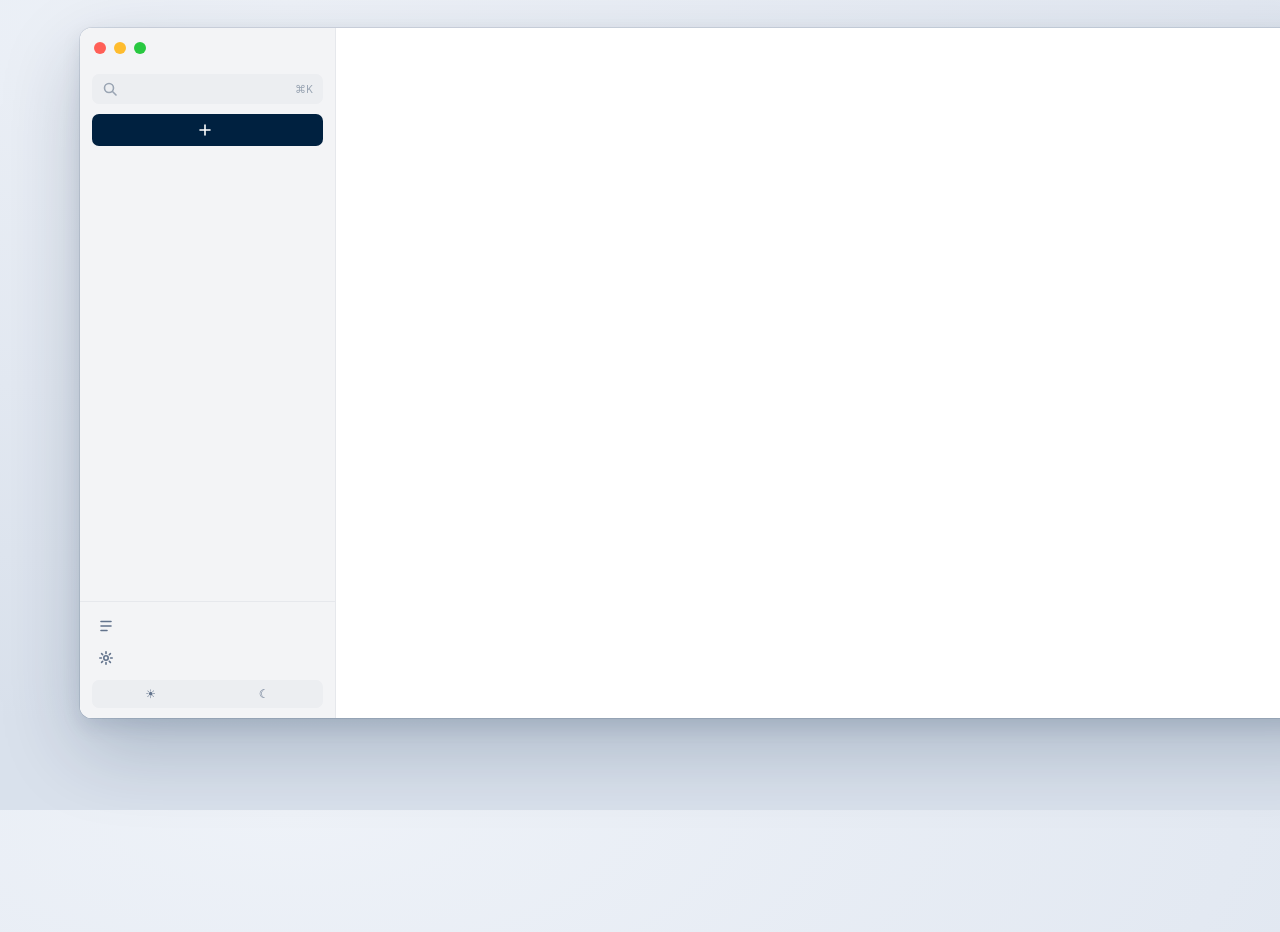
<file: demo/video/stage.html>
<!doctype html>
<html lang="en">
<head>
<meta charset="utf-8">
<title>Hanmadi demo stage</title>
<style>
@font-face{font-family:"IBM Plex Sans";font-weight:400;src:url(/app/ui/fonts/IBMPlexSans-Regular.woff2)}
@font-face{font-family:"IBM Plex Sans";font-weight:600;src:url(/app/ui/fonts/IBMPlexSans-SemiBold.woff2)}
*{box-sizing:border-box;margin:0;padding:0}
html,body{width:1440px;height:810px;overflow:hidden}
body{background:radial-gradient(120% 90% at 20% 0%,#EEF2F8 0%,#E3E9F2 55%,#D9E1EC 100%);font-family:"IBM Plex Sans",system-ui,sans-serif}
.win{position:absolute;left:80px;top:28px;width:1280px;height:690px;border-radius:12px;overflow:hidden;background:#fff;
  box-shadow:0 0 0 1px rgba(0,33,64,.10),0 30px 80px rgba(0,33,64,.22),0 8px 20px rgba(0,33,64,.10)}
.win{transition:transform 1.1s cubic-bezier(.4,0,.2,1);transform-origin:0 0}
.win iframe{width:100%;height:100%;border:0;display:block}
.lights{position:absolute;left:14px;top:14px;display:flex;gap:8px;z-index:2;pointer-events:none}
.lights i{width:12px;height:12px;border-radius:50%;display:block}
.cap{position:absolute;left:0;right:0;bottom:22px;text-align:center;opacity:0;transition:opacity .35s}
.cap.on{opacity:1}
.cap span{display:inline-block;background:#002140;color:#fff;font-size:24px;line-height:34px;padding:10px 24px;border-radius:12px;font-weight:600;letter-spacing:-.01em}
.card{position:absolute;inset:0;z-index:20;display:grid;place-items:center;text-align:center;background:#002140;color:#fff;opacity:0;transition:opacity .5s;pointer-events:none}
.card.on{opacity:1}
.card img{width:96px;height:96px;border-radius:22px;margin:0 auto 26px;display:block}
.card h1{font-size:64px;line-height:72px;font-weight:600;letter-spacing:-.02em}
.card p{font-size:28px;line-height:40px;color:#AEBBCB;margin-top:14px}
.card small{display:block;margin-top:34px;font-size:22px;color:#FA6855;font-weight:600}
#cursor{position:absolute;left:0;top:0;width:28px;height:28px;z-index:10;pointer-events:none;transition:transform .55s cubic-bezier(.4,0,.2,1);transform:translate(1500px,900px)}
#cursor svg{width:28px;height:28px;filter:drop-shadow(0 2px 3px rgba(0,0,0,.3))}
#cursor.down svg{transform:scale(.85)}
#file{position:absolute;left:0;top:0;z-index:9;pointer-events:none;display:flex;align-items:center;gap:10px;background:#fff;border-radius:10px;padding:10px 14px;
  box-shadow:0 10px 30px rgba(0,33,64,.25);font-size:15px;color:#002140;font-weight:600;opacity:0;transition:transform .9s cubic-bezier(.4,0,.2,1),opacity .3s}
#file b{width:30px;height:36px;border-radius:5px;background:#FA6855;display:grid;place-items:center;color:#fff;font-size:10px}
</style>
</head>
<body>
<div class="win"><div class="lights"><i style="background:#FF5F57"></i><i style="background:#FEBC2E"></i><i style="background:#28C840"></i></div>
  <iframe id="app" src="/app/ui/index.html"></iframe></div>
<div class="cap" id="cap"><span></span></div>
<div id="file"><b>M4A</b>Nimbus launch sync.m4a</div>
<div id="cursor"><svg viewBox="0 0 24 24"><path d="M5 3l14 8-6 1.6L10 19z" fill="#111" stroke="#fff" stroke-width="1.5" stroke-linejoin="round"/></svg></div>
<div class="card" id="card"><div><img src="/docs/assets/icon.png" alt=""><h1></h1><p></p><small></small></div></div>
<script>
const $ = s => document.querySelector(s);
window.stage = {
  caption(t){ const c=$("#cap"); if(!t){ c.classList.remove("on"); return; } c.querySelector("span").textContent=t; c.classList.add("on"); },
  card(h, p, s){ const c=$("#card"); if(!h){ c.classList.remove("on"); return; } c.querySelector("h1").textContent=h; c.querySelector("p").textContent=p||""; c.querySelector("small").textContent=s||""; c.classList.add("on"); },
  cursor(x, y){ $("#cursor").style.transform=`translate(${x-6}px,${y-4}px)`; },
  press(on){ $("#cursor").classList.toggle("down", on); },
  zoom(k, x, y){ $(".win").style.transform = k===1 ? "" : `translate(${720-x*k}px,${380-y*k}px) scale(${k})`; },
  file(x, y, show){ const f=$("#file"); f.style.transform=`translate(${x}px,${y}px)`; f.style.opacity=show?1:0; },
};
</script>
</body>
</html>
</file>
<file: app/ui/style.css>
/* bundled IBM Plex (OFL, fonts/OFL.txt): same design across Latin, Korean, Chinese and Japanese */
@font-face{font-family:"IBM Plex Sans";font-weight:400;src:url(fonts/IBMPlexSans-Regular.woff2) format("woff2")}
@font-face{font-family:"IBM Plex Sans";font-weight:500;src:url(fonts/IBMPlexSans-Medium.woff2) format("woff2")}
@font-face{font-family:"IBM Plex Sans";font-weight:600;src:url(fonts/IBMPlexSans-SemiBold.woff2) format("woff2")}
@font-face{font-family:"IBM Plex Sans KR";font-weight:400;src:url(fonts/IBMPlexSansKR-Regular.woff2) format("woff2")}
@font-face{font-family:"IBM Plex Sans KR";font-weight:500;src:url(fonts/IBMPlexSansKR-Medium.woff2) format("woff2")}
@font-face{font-family:"IBM Plex Sans KR";font-weight:600;src:url(fonts/IBMPlexSansKR-SemiBold.woff2) format("woff2")}
@font-face{font-family:"IBM Plex Sans SC";font-weight:400;src:url(fonts/IBMPlexSansSC-Regular.woff2) format("woff2")}
@font-face{font-family:"IBM Plex Sans SC";font-weight:500;src:url(fonts/IBMPlexSansSC-Medium.woff2) format("woff2")}
@font-face{font-family:"IBM Plex Sans SC";font-weight:600;src:url(fonts/IBMPlexSansSC-SemiBold.woff2) format("woff2")}
@font-face{font-family:"IBM Plex Sans JP";font-weight:400;src:url(fonts/IBMPlexSansJP-Regular.woff2) format("woff2")}
@font-face{font-family:"IBM Plex Sans JP";font-weight:500;src:url(fonts/IBMPlexSansJP-Medium.woff2) format("woff2")}
@font-face{font-family:"IBM Plex Sans JP";font-weight:600;src:url(fonts/IBMPlexSansJP-SemiBold.woff2) format("woff2")}
:root{
  --paper:#FFFFFF;--rail:#F3F4F6;--ink:#002140;--text:#2E3A4B;--sub:#62738C;--muted:#9AA5B3;--line:#E6E8EC;--hover:#ECEEF1;--field:#FFFFFF;
  --now:#FA6855;--now-soft:rgba(250,104,85,.08);
  --btn:#002140;--btn-text:#FFFFFF;--btn-h:#0B3360;
  --sp0:#4F5BD5;--sp1:#0E9F8E;--sp2:#D99A1E;--sp3:#9B5DE5;--sp4:#2F8FD8;--sp5:#7A9A2E;
  --pop:0 1px 2px rgba(0,33,64,.06),0 12px 32px rgba(0,33,64,.10);
  --sans:"IBM Plex Sans","IBM Plex Sans KR","Apple SD Gothic Neo","Malgun Gothic",system-ui,sans-serif;
}
[data-theme=dark]{
  --paper:#242424;--rail:#1E1E1E;--ink:#F2F2F2;--text:#D1D1D1;--sub:#989898;--muted:#696969;--line:#373737;--hover:#2E2E2E;--field:#2A2A2A;
  --now-soft:rgba(250,104,85,.10);
  --btn:#F2F2F2;--btn-text:#242424;--btn-h:#FFFFFF;
  --sp0:#7C86F0;--sp1:#2CC4B1;--sp2:#F0B63F;--sp3:#B48AF0;--sp4:#5AAEEB;--sp5:#A2C24E;
  --pop:0 1px 2px rgba(0,0,0,.3),0 12px 32px rgba(0,0,0,.4);
}
*{box-sizing:border-box;margin:0;padding:0}
html,body{height:100%}
body{font:13px/20px var(--sans);color:var(--text);background:var(--paper);display:flex;overflow:hidden;-webkit-font-smoothing:antialiased;transition:background .18s}
:lang(zh){font-family:"IBM Plex Sans SC","PingFang SC","Microsoft YaHei",var(--sans)}
:lang(ja){font-family:"IBM Plex Sans JP","Hiragino Sans","Yu Gothic",var(--sans)}
button,input,select{font:inherit;color:inherit;background:none;border:0}
button{cursor:pointer}
:focus-visible{outline:2px solid var(--sp4);outline-offset:2px;border-radius:6px}
svg{width:16px;height:16px;stroke:currentColor;fill:none;stroke-width:1.6;stroke-linecap:round;stroke-linejoin:round;flex:none}
.num{font-variant-numeric:tabular-nums}
.glyph{display:inline-grid;place-items:center;min-width:18px;height:16px;padding:0 3px;border-radius:4px;border:1px solid var(--line);font-size:10.5px;line-height:1;color:var(--sub);font-weight:500}
.dot{width:8px;height:8px;border-radius:50%;flex:none}
.btn{height:32px;padding:0 14px;border-radius:7px;background:var(--btn);color:var(--btn-text);font-weight:500;display:inline-flex;align-items:center;gap:6px;transition:background .12s}
.btn:hover{background:var(--btn-h)}
.quiet{height:32px;padding:0 10px;border-radius:7px;color:var(--sub);display:inline-flex;align-items:center;gap:6px;transition:background .12s,color .12s}
.quiet:hover{background:var(--hover);color:var(--ink)}

/* rail */
.rail{width:256px;flex:none;background:var(--rail);border-right:1px solid var(--line);display:flex;flex-direction:column}
.lights{height:46px;display:flex;align-items:center;gap:8px;padding:0 18px}
.lights i{width:12px;height:12px;border-radius:50%;background:#FF5F57}
.lights i:nth-child(2){background:#FEBC2E}.lights i:nth-child(3){background:#28C840}
.find{margin:0 12px;height:30px;border-radius:7px;background:var(--hover);display:flex;align-items:center;gap:8px;padding:0 10px;color:var(--muted)}
.find kbd{margin-left:auto;font:11px var(--sans);color:var(--muted)}
.newt{margin:10px 12px 4px;justify-content:center}
.group{font-size:12px;color:var(--muted);padding:16px 20px 6px}
.list{flex:1;overflow:auto;padding-bottom:8px}
.item{display:grid;grid-template-columns:1fr auto;gap:4px 8px;width:calc(100% - 16px);margin:0 8px 2px;padding:8px 10px;border-radius:7px;text-align:left;transition:background .12s}
.item:hover{background:var(--hover)}
.item{position:relative}
.item .rm{position:absolute;top:6px;right:6px;width:24px;height:24px;border-radius:6px;display:grid;place-items:center;color:var(--sub);background:var(--hover);opacity:0;transition:opacity .12s}
.item:hover .rm,.item:focus-visible .rm{opacity:1}
.item .rm:hover{color:var(--ink)}
.item .rm svg{width:14px;height:14px}
.item.on{background:var(--paper);box-shadow:0 0 0 1px var(--line)}
.item b{font-weight:500;color:var(--ink);white-space:nowrap;overflow:hidden;text-overflow:ellipsis}
.item .dur{font-size:12px;color:var(--sub)}
.item .marks{grid-column:1/-1;display:flex;align-items:center;gap:4px;font-size:12px;color:var(--sub)}
.item .bar{grid-column:1/-1;height:2px;border-radius:1px;background:var(--line);overflow:hidden}
.item .bar i{display:block;height:100%;width:42%;background:var(--now)}
.railfoot{border-top:1px solid var(--line);padding:8px}
.railfoot .quiet{width:100%}
.demo{display:flex;gap:6px;padding:6px 4px 2px}
.langsel{width:220px;color:var(--ink);outline:0}
.mini{flex:1;display:flex;border-radius:7px;background:var(--hover);padding:2px}
.mini button{flex:1;height:24px;border-radius:5px;font-size:12px;color:var(--sub)}
.mini button.on{background:var(--paper);color:var(--ink);box-shadow:0 0 0 1px var(--line)}

/* main */
.main{flex:1;min-width:0;display:flex;flex-direction:column}
.screen{display:none;flex:1;min-height:0;flex-direction:column}
.screen.on{display:flex}
.scroll{flex:1;overflow:auto}
.col{max-width:784px;margin:0 auto;padding:56px 32px 48px}
h1{font-size:28px;line-height:36px;font-weight:600;color:var(--ink);letter-spacing:-.01em}
h2{font-size:15px;line-height:22px;font-weight:600;color:var(--ink)}
.lede{font-size:15px;line-height:24px;color:var(--sub);margin-top:8px;max-width:560px}
.help{color:var(--sub);margin-top:4px;max-width:560px}

/* new */
.drop{margin-top:32px;border-radius:12px;border:1px dashed var(--muted);padding:48px 24px 40px;display:flex;flex-direction:column;align-items:center;text-align:center;transition:border-color .15s,background .15s}
.drop:hover{border-color:var(--now);background:var(--now-soft)}
.wave{display:flex;align-items:center;gap:3px;height:40px;margin-bottom:18px}
.wave i{width:3px;border-radius:2px;background:var(--muted)}
.drop:hover .wave i{background:var(--now)}
.drop p{font-size:16px;font-weight:500;color:var(--ink)}
.drop small{display:block;color:var(--sub);margin:6px 0 18px}
.sechead{display:flex;align-items:center;justify-content:space-between;margin-top:48px;padding-bottom:10px;border-bottom:1px solid var(--line)}
.field{height:30px;border-radius:7px;border:1px solid var(--line);background:var(--field);padding:0 10px;display:inline-flex;align-items:center;gap:6px;color:var(--muted)}
.field input{outline:0;width:150px;color:var(--text)}
.field:focus-within{border-color:var(--sp4)}
table{width:100%;border-collapse:collapse}
td{padding:12px 4px;border-bottom:1px solid var(--line);vertical-align:middle}
tr.row{cursor:pointer}
tr.row:hover td{background:var(--hover)}
tr.row td:first-child{border-radius:7px 0 0 7px;padding-left:10px}
tr.row td:last-child{border-radius:0 7px 7px 0;padding-right:10px;text-align:right}
td b{font-weight:500;color:var(--ink)}
td.d{color:var(--sub)}
.state{font-size:12px;color:var(--sub);display:inline-flex;align-items:center;gap:6px}
.state.run{color:var(--now)}

/* setup */
.back{margin:-8px 0 20px -10px}
.titleedit{outline:0;border-radius:6px}
.titleedit:hover{background:var(--hover)}
.block{padding:28px 0;border-bottom:1px solid var(--line)}
.block:first-of-type{margin-top:24px;border-top:1px solid var(--line)}
.person{display:flex;align-items:center;gap:12px;margin-top:14px}
.person input{height:32px;width:200px;border-radius:7px;border:1px solid var(--line);background:var(--field);padding:0 10px;outline:0;color:var(--ink)}
.person input:focus{border-color:var(--sp4)}
.langs{display:flex;gap:4px}
.lg{width:34px;height:30px;border-radius:7px;border:1px solid var(--line);color:var(--sub);font-weight:500;transition:.12s}
.lg:hover{border-color:var(--muted)}
.lg.on{background:var(--btn);border-color:var(--btn);color:var(--btn-text)}
.del{margin-left:auto;width:28px;height:28px;border-radius:6px;color:var(--muted);display:grid;place-items:center}
.del:hover{background:var(--hover);color:var(--ink)}
.add{margin-top:14px;margin-left:-10px}
.terms{margin-top:14px;display:flex;flex-wrap:wrap;gap:6px;align-items:center;border:1px solid var(--line);border-radius:7px;background:var(--field);padding:6px}
.term{display:inline-flex;align-items:center;gap:4px;height:24px;padding:0 8px;border-radius:5px;background:var(--hover);color:var(--ink)}
.terms input{flex:1;min-width:120px;outline:0;padding:0 4px}
.select{margin-top:14px;height:32px;border-radius:7px;border:1px solid var(--line);background:var(--field);padding:0 10px;color:var(--ink)}
.bottom{border-top:1px solid var(--line);padding:14px 32px;display:flex;align-items:center;gap:8px}
.bottom .note{display:flex;align-items:center;gap:8px;color:var(--sub);margin-right:auto}
.bottom .eta{color:var(--muted);margin-right:8px}

/* processing */
.big{margin-top:40px;font-size:15px;color:var(--ink);font-weight:500;display:flex;justify-content:space-between}
.big span{color:var(--sub);font-weight:400}
.track{height:4px;border-radius:2px;background:var(--line);margin-top:12px;overflow:hidden}
.track i{display:block;height:100%;width:42%;background:var(--now);border-radius:2px}
.steps{margin-top:28px;border-top:1px solid var(--line)}
.step{display:flex;align-items:center;gap:12px;padding:12px 0;border-bottom:1px solid var(--line);color:var(--text)}
.step .ic{width:18px;height:18px;border-radius:50%;display:grid;place-items:center}
.step.ok .ic{background:var(--hover);color:var(--sub)}
.step.ok .ic svg{width:11px;height:11px;stroke-width:2.4}
.step.run .ic{border:2px solid var(--now);border-right-color:transparent;animation:spin .9s linear infinite}
.step.wait{color:var(--muted)}.step.wait .ic{border:1.5px solid var(--line)}
.step em{margin-left:auto;font-style:normal;color:var(--sub);font-size:12px}
.step.run em{color:var(--now)}
@keyframes spin{to{transform:rotate(360deg)}}
.aside{margin-top:24px;color:var(--sub);display:flex;gap:8px;align-items:center}

/* transcript */
/* wide: meeting info on the left, transcript + player on the right */
#view.on{flex-direction:row}
.vinfo{width:300px;flex:none;overflow:auto;border-right:1px solid var(--line);padding:32px 24px}
.vinfo h1{font-size:20px;line-height:28px;word-break:keep-all}
.vinfo .vt{align-items:flex-start}
.vinfo #retitle span{display:none}
.vmain{flex:1;min-width:0;display:flex;flex-direction:column}
.vbar{width:100%;max-width:784px;margin:0 auto;padding:20px 32px 12px;display:flex;align-items:center;gap:0 4px;border-bottom:1px solid var(--line)}
.vbar .seg{margin-left:auto}
.vbar button,.seg button{white-space:nowrap}
.vmeta{display:flex;flex-wrap:wrap;align-items:center;gap:4px 10px;color:var(--sub);margin-top:12px}
.vinfo .vmeta > :not(#vdur):not(#vlangs){flex-basis:100%}
.vmeta > span{white-space:nowrap}
.vmeta > span:empty{display:none}
.vmeta .marks{display:flex;gap:4px}
.seg{display:flex;border-radius:7px;background:var(--hover);padding:2px;margin-right:6px}
.seg button{height:28px;padding:0 12px;border-radius:5px;color:var(--sub);transition:.12s}
.seg button.on{background:var(--paper);color:var(--ink);box-shadow:0 0 0 1px var(--line),0 1px 2px rgba(0,33,64,.06)}
.tools{display:flex;flex-direction:column;align-items:stretch;gap:2px;margin:20px -10px 0;padding-top:16px;border-top:1px solid var(--line)}
.tools .spk small{margin-left:auto}
.spk{height:28px;padding:0 10px;border-radius:14px;display:inline-flex;align-items:center;gap:7px;color:var(--ink);font-weight:500;transition:.12s}
.spk:hover{background:var(--hover)}
.spk small{font-weight:400;color:var(--sub);font-size:12px}
.spk.off{opacity:.35}
.qbox{flex:1;max-width:240px;margin-right:8px}
.turns{max-width:784px;margin:0 auto;padding:20px 32px 64px}
.turn{display:grid;grid-template-columns:64px 1fr;padding:14px 0;position:relative}
.ts{align-self:start;text-align:left;height:22px;color:var(--muted);font-size:12px;transition:color .12s}
.ts:hover{color:var(--ink)}
.turn.now .ts{color:var(--now);font-weight:500}
.turn.now::before{content:"";position:absolute;left:-16px;top:22px;width:5px;height:5px;border-radius:50%;background:var(--now)}
.who{display:flex;align-items:center;gap:8px;height:22px}
.who b{color:var(--ink);font-weight:600;font-size:13px}
.clip{height:24px;padding:0 8px 0 6px;margin-left:6px;border-radius:12px;display:inline-flex;align-items:center;gap:7px;color:var(--sub);transition:background .12s}
.clip:hover{background:var(--hover);color:var(--ink)}
.clip svg{width:12px;height:12px;fill:currentColor;stroke:none}
.clip .pz{display:none}
.turn.playing .clip{background:var(--now-soft);color:var(--now)}
.turn.playing .clip .pl{display:none}.turn.playing .clip .pz{display:block}
.bars{display:flex;align-items:center;gap:2px;height:18px}
.bars i{width:2px;border-radius:1px;background:var(--muted);transition:background .08s}
.clip:hover .bars i{background:var(--sub)}
.bars i.on,.clip:hover .bars i.on{background:var(--now)}
.cd{font-size:11px;color:var(--muted)}
.acts{margin-left:auto;display:flex;gap:2px;opacity:0;transition:opacity .12s}
.turn:hover .acts{opacity:1}
.acts button{height:24px;padding:0 8px;border-radius:6px;font-size:12px;color:var(--sub)}
.acts button:hover{background:var(--hover);color:var(--ink)}
.orig{font-size:16px;line-height:28px;color:var(--text);margin-top:4px;word-break:keep-all;overflow-wrap:anywhere}
.orig:lang(zh){word-break:normal}
.tr{font-size:15px;line-height:26px;color:var(--sub);margin-top:6px;padding-left:12px;border-left:2px solid var(--line);word-break:keep-all}
.turn.now .orig{color:var(--ink)}
mark{background:rgba(250,104,85,.22);color:inherit;border-radius:2px}
body[data-mode=orig] .tr{display:none}
body[data-mode=tr] .turn.has-tr .orig{display:none}
body[data-mode=tr] .tr{font-size:16px;line-height:28px;color:var(--text);border:0;padding:0;margin-top:4px}

/* player */
.player{border-top:1px solid var(--line);padding:12px 24px;display:flex;align-items:center;gap:16px;background:var(--paper)}
.ctl{display:flex;align-items:center;gap:4px}
.ctl .quiet{width:32px;padding:0;justify-content:center}
.play{width:36px;height:36px;border-radius:50%;background:var(--btn);color:var(--btn-text);display:grid;place-items:center}
.play svg{fill:currentColor;stroke:none;width:14px;height:14px}
.clock{width:92px;flex:none;color:var(--muted);font-size:12px}
.clock b{color:var(--ink);font-weight:500;font-size:13px}
.map{flex:1;display:grid;grid-template-columns:auto 1fr;column-gap:10px;align-items:center;cursor:pointer;position:relative;user-select:none}
.map .nm{grid-column:1;font-size:11px;line-height:12px;color:var(--sub);text-align:right;white-space:nowrap}
.map .lane{grid-column:2;position:relative;height:12px;margin:1px 0;display:flex;align-items:center}
.map .lane::before{content:"";position:absolute;left:0;right:0;height:1px;background:var(--line)}
.map .lane i{position:absolute;height:6px;border-radius:1px;opacity:.9}
.map .head{position:absolute;top:-6px;bottom:-6px;width:2px;background:var(--now);border-radius:1px;pointer-events:none;transition:left .1s linear}
.map .head::before{content:"";position:absolute;top:-3px;left:-3px;width:8px;height:8px;border-radius:50%;background:var(--now)}
.map .hover{position:absolute;top:-30px;transform:translateX(-50%);background:var(--btn);color:var(--btn-text);font-size:11px;padding:2px 6px;border-radius:5px;pointer-events:none;opacity:0;transition:opacity .1s}
.map:hover .hover{opacity:1}
.rate{font-size:12px}
.toast{position:fixed;left:50%;bottom:92px;transform:translate(-50%,8px);background:var(--btn);color:var(--btn-text);border-radius:8px;padding:8px 14px;opacity:0;transition:.18s;pointer-events:none;box-shadow:var(--pop)}
.toast.on{opacity:1;transform:translate(-50%,0)}
@media (prefers-reduced-motion:reduce){*{transition:none!important;animation:none!important}}

/* app shell */
.dragbar{position:fixed;top:0;left:0;right:0;height:28px;z-index:10}
.lights{height:46px}
.drop.over{border-color:var(--now);background:var(--now-soft)}
.drop.over .wave i{background:var(--now)}
.spkedit{height:28px;width:140px;border-radius:14px;border:1px solid var(--sp4);background:var(--field);padding:0 12px;outline:0;color:var(--ink);font-weight:500}
button.term{cursor:pointer}
button.term:hover{text-decoration:line-through;color:var(--sub)}
.past{display:flex;flex-wrap:wrap;gap:6px;align-items:center;margin-top:16px;color:var(--sub)}
.past:empty{display:none}
.past .term:hover{text-decoration:none;color:var(--ink);background:var(--line)}
.found .term::before{content:"+";color:var(--sub)}
.fold{display:inline-flex;align-items:center;gap:6px;height:24px;color:var(--sub)}
.fold:hover{color:var(--ink)}
.fold svg{width:12px;height:12px;fill:none;stroke:currentColor;stroke-width:1.6;transition:transform .12s}
.fold.open svg{transform:rotate(90deg)}
.spk.more{color:var(--sub);font-weight:400}
.fterm{display:inline-flex;align-items:center;gap:1px}
.fterm .fix{width:22px;height:24px;border-radius:5px;display:grid;place-items:center;color:var(--muted);opacity:0;transition:opacity .12s}
.fterm:hover .fix,.fix:focus-visible{opacity:1}
.fix:hover{color:var(--ink);background:var(--hover)}
.fix svg{width:13px;height:13px}
.termedit{height:24px;padding:0 8px;border-radius:5px;border:1px solid var(--line);background:var(--paper);color:var(--ink);width:160px}
#vnote:empty{display:none}
.orig[contenteditable=true]{outline:1px solid var(--sp4);outline-offset:4px;border-radius:4px}

/* progress phases */
.phase{margin-top:28px}
.phase + .phase{margin-top:22px}
.phead{display:flex;justify-content:space-between;align-items:baseline;gap:12px}
.phead b{font-size:15px;font-weight:600;color:var(--ink)}
.phead span{color:var(--sub);font-size:13px;display:flex;gap:14px}
.phase.wait .phead b{color:var(--muted)}
.phase.done .track i{background:var(--muted)}
.phase .track{margin-top:10px}
.step em{display:flex;gap:12px}
.step em .dt{color:var(--muted)}
.item .when{margin-left:auto;font-size:12px;color:var(--muted)}
.vt{display:flex;align-items:center;gap:6px;min-width:0}
.vt h1{outline:0;border-radius:6px;padding:0 4px;margin-left:-4px}
.vt h1:hover,.vt h1:focus{background:var(--hover)}
#retitle{opacity:0;transition:opacity .12s}
.vinfo:hover #retitle,#retitle:disabled,#retitle:focus-visible{opacity:1}
/* preview: listen before transcribing */
.preview{display:flex;align-items:center;gap:12px;margin-top:14px;max-width:560px}
.preview .play{width:32px;height:32px;flex:none}
.preview .num{font-size:12px;color:var(--muted);font-variant-numeric:tabular-nums;white-space:nowrap}
.preview input{flex:1;accent-color:var(--now)}
#memos .pvb{width:28px;height:28px;padding:0;justify-content:center;opacity:0}
#memos .pvb svg{width:12px;height:12px;fill:currentColor;stroke:none}
#memos tr:hover .pvb,#memos tr.playing .pvb,#memos .pvb:focus-visible{opacity:1}
#memos tr.playing .pvb{color:var(--now)}
#memos td.pvc{width:28px;padding-right:0}
/* recording in the app */
.rdot{display:block;width:8px;height:8px;border-radius:50%;background:var(--now);flex:none}
#record{margin-top:8px}
.recbar,.recpill{display:none;align-items:center;gap:10px}
.recbar.on,.recpill.on{display:flex}
.recbar{margin-top:14px;font-size:13px}
.recbar .rdot,.recpill .rdot{animation:blink 1.6s ease-in-out infinite}
.recbar .num{color:var(--ink);font-weight:500;font-variant-numeric:tabular-nums}
.recbar .lvl{color:var(--sub);font-size:12px}
.recbar .lvl.q{color:var(--muted)}
.recpill{margin:2px 12px 4px;height:28px;padding:0 10px;border-radius:7px;background:var(--now-soft);color:var(--ink);font-size:12px}
.recpill .num{margin-left:auto;color:var(--sub);font-variant-numeric:tabular-nums}
@keyframes blink{50%{opacity:.35}}
@media (prefers-reduced-motion:reduce){.recbar .rdot,.recpill .rdot{animation:none}}
/* stopped or failed job: frozen and grey, with a pause mark on the step it stopped at */
.item .bar.halt i,.phase.stop .track i{background:var(--muted)}
.step.stop .ic{background:var(--hover);color:var(--muted)}
.step.stop .ic svg{width:10px;height:10px;fill:currentColor;stroke:none}
.pacts{margin-top:16px;display:flex;gap:8px}

/* narrow window: back to one column, info on top */
@media (max-width:1180px){
  #view.on{flex-direction:column}
  .vinfo{width:auto;max-width:784px;margin:0 auto;border-right:0;padding:24px 32px 0;overflow:visible;flex:none}
  .vmeta{gap:2px 14px}
  .vinfo .vmeta > *{flex-basis:auto !important}
  .tools{flex-direction:row;flex-wrap:wrap;margin:12px 0 0;padding-top:0;border-top:0}
  .tools .spk small{margin-left:0}
}
</file>
